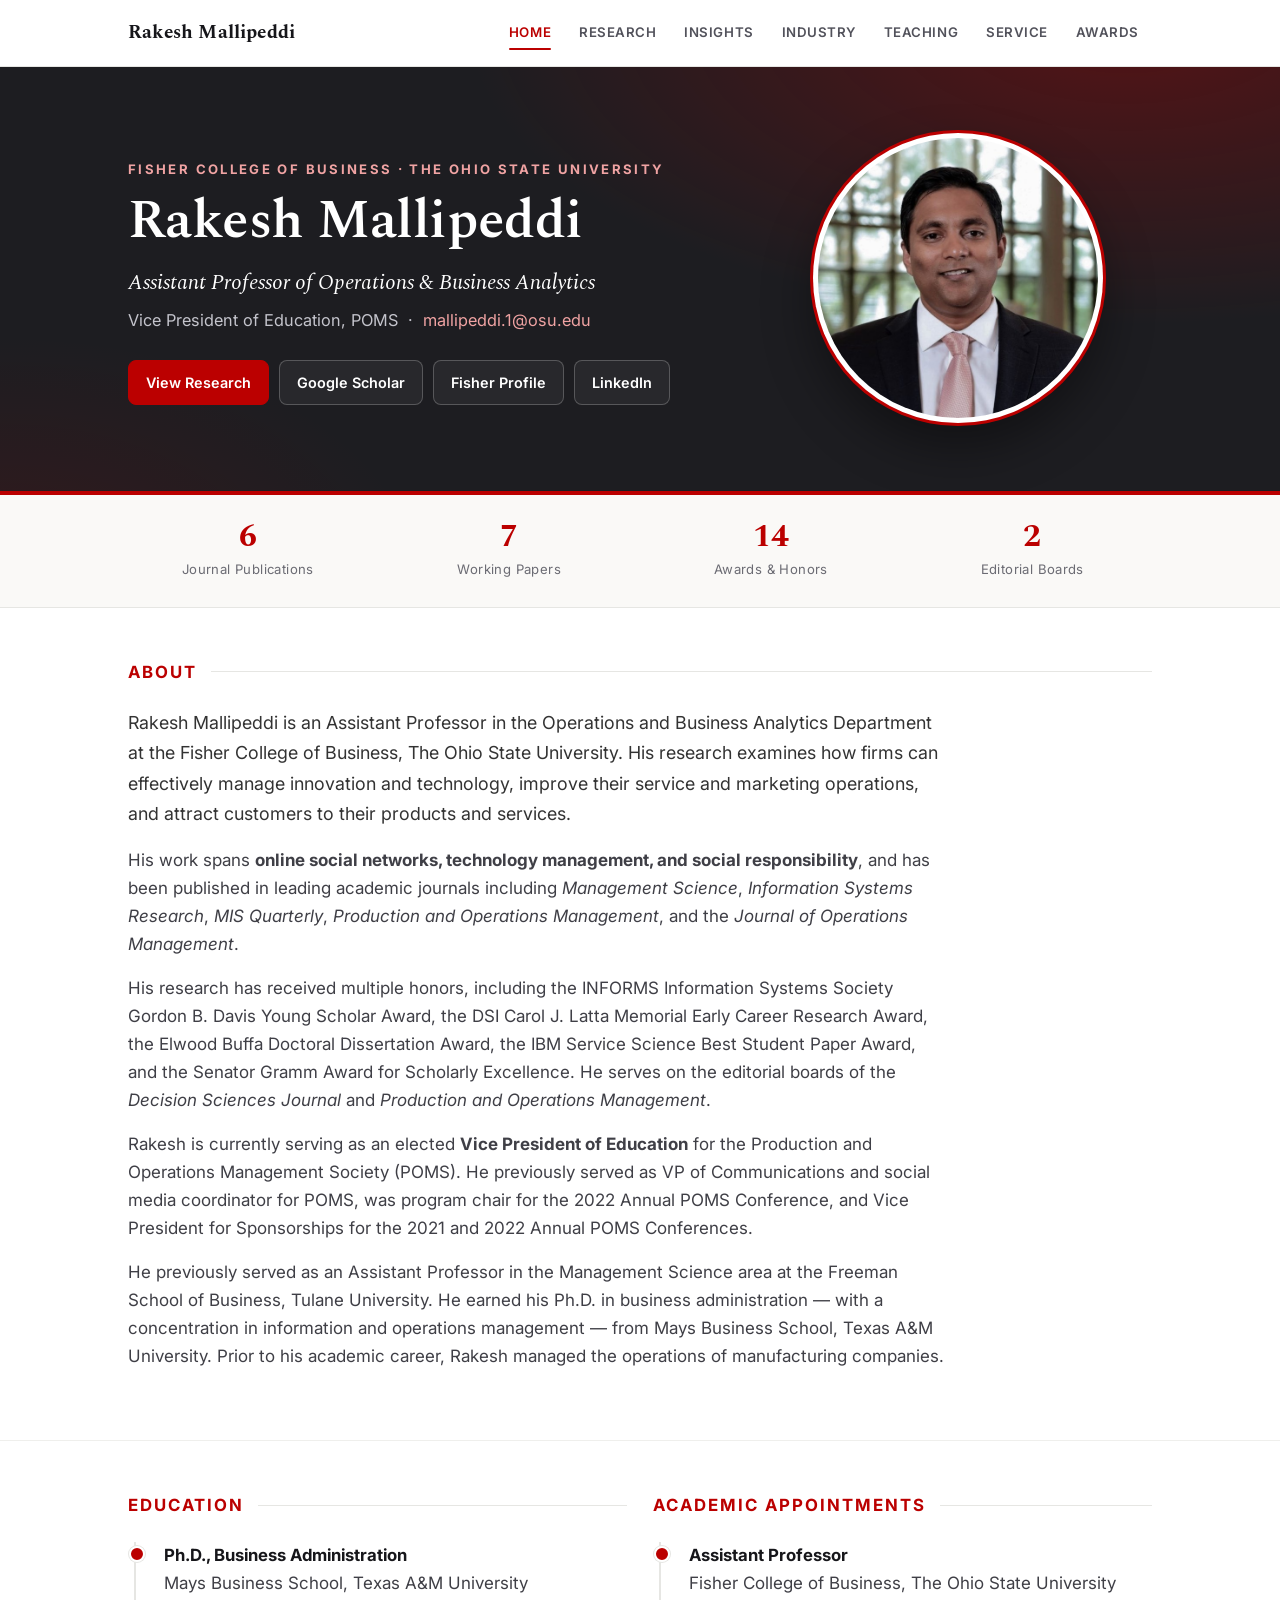
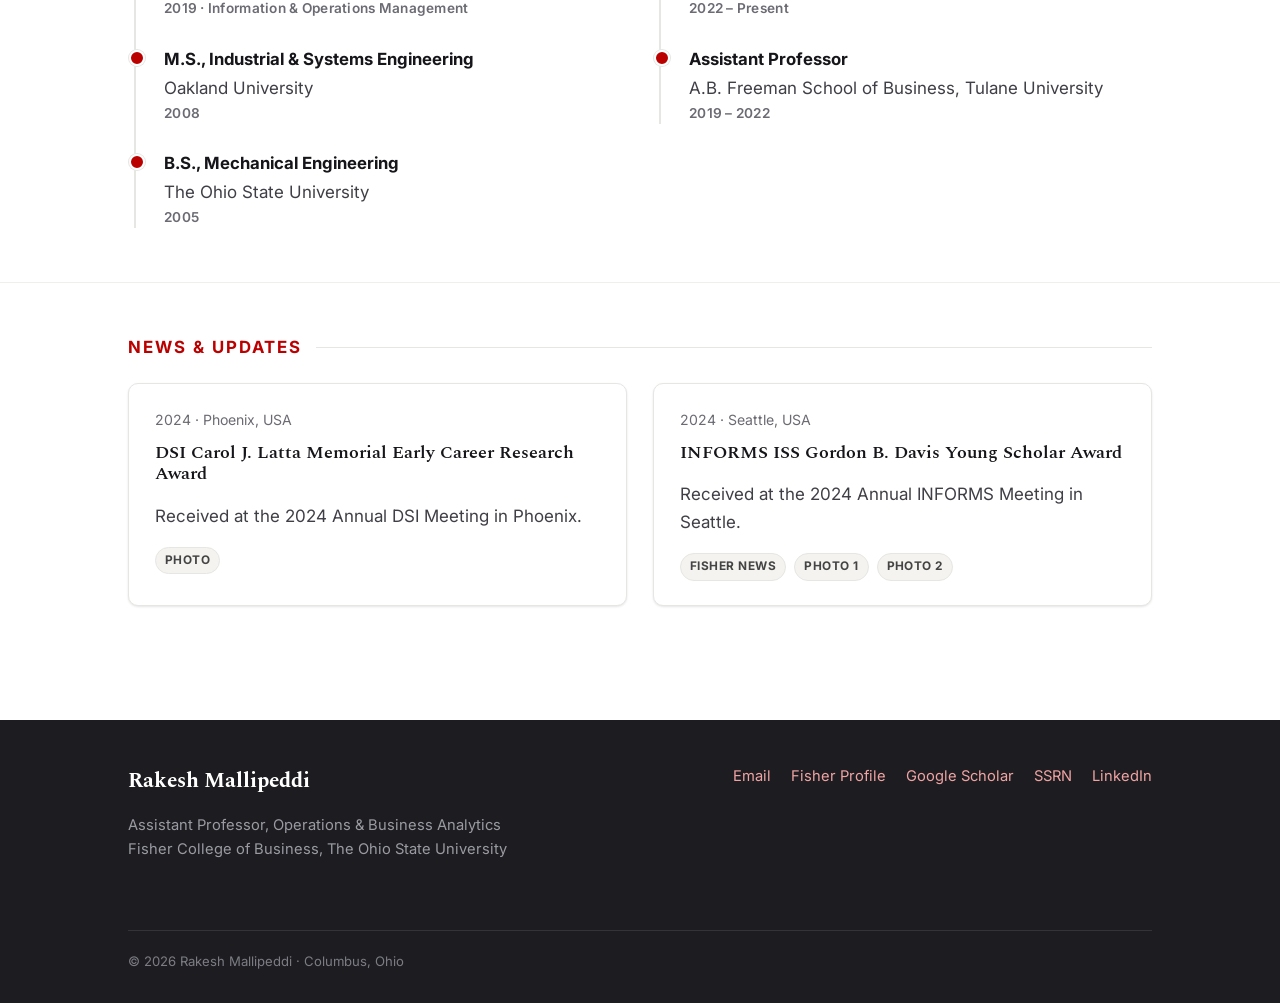
<file: index.html>
<!DOCTYPE html>
<html lang="en">
<head>
<meta charset="UTF-8">
<title>Rakesh Mallipeddi</title>
<meta http-equiv="refresh" content="0; url=home.html">
<link rel="canonical" href="home.html">
<!-- Google tag (gtag.js) -->
<script async src="https://www.googletagmanager.com/gtag/js?id=G-KVEP2RVLBD"></script>
<script>
  window.dataLayer = window.dataLayer || [];
  function gtag(){dataLayer.push(arguments);}
  gtag('js', new Date());
  gtag('config', 'G-KVEP2RVLBD');
</script>
<script>window.location.replace("home.html");</script>
</head>
<body>
<p>Redirecting to <a href="home.html">rakeshmallipeddi.github.io</a>&hellip;</p>
</body>
</html>
</file>
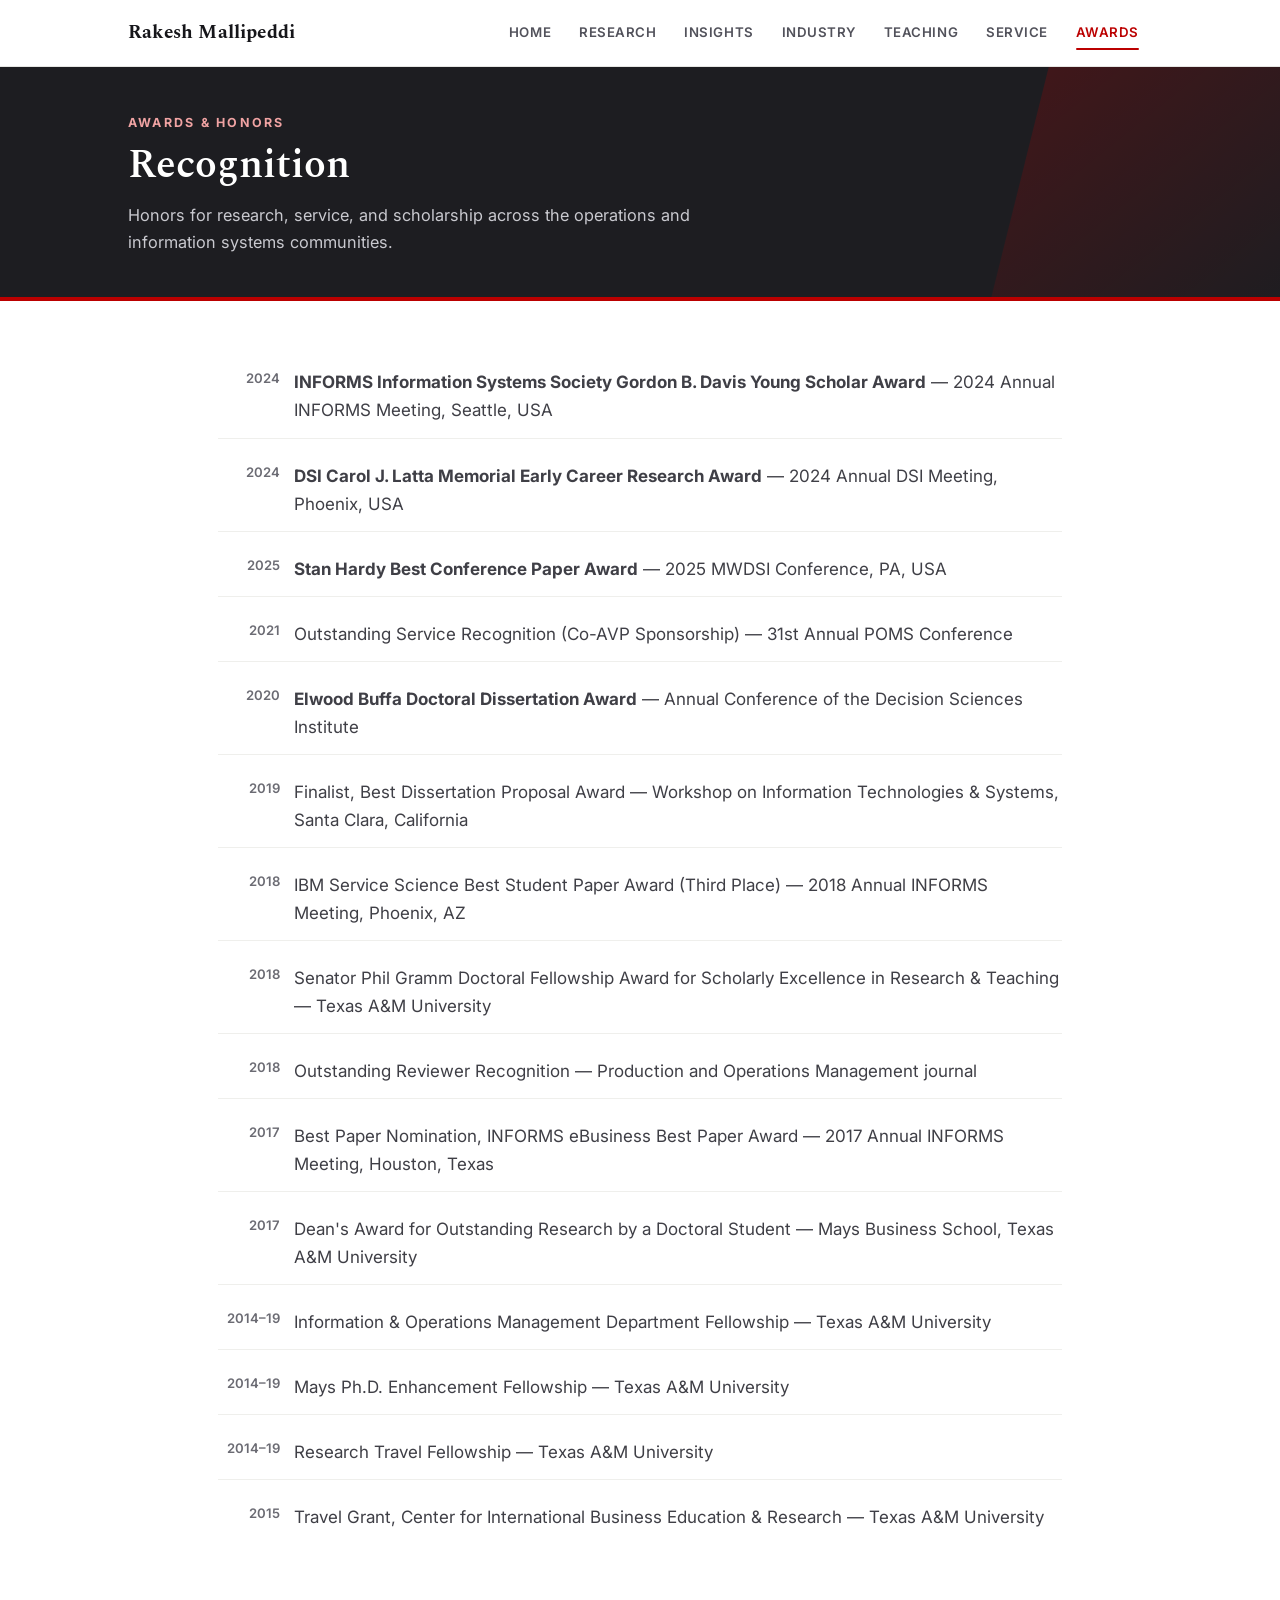
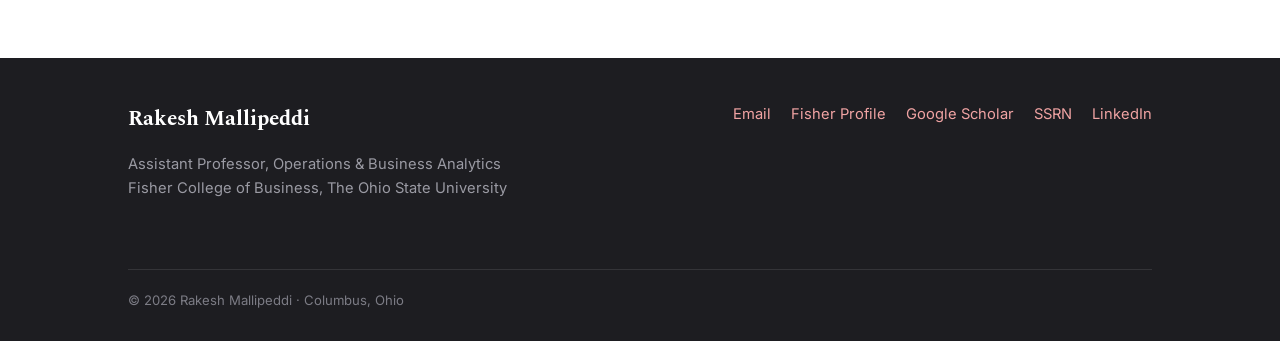
<file: awards.html>
<!DOCTYPE html>
<html lang="en">
<head>
<meta charset="UTF-8">
<meta name="viewport" content="width=device-width, initial-scale=1.0">
<title>Awards &amp; Honors — Rakesh Mallipeddi</title>
<meta name="description" content="Awards and honors received by Rakesh Mallipeddi, including the INFORMS Gordon B. Davis Young Scholar Award and the DSI Carol J. Latta Early Career Research Award.">
<link rel="preconnect" href="https://fonts.googleapis.com">
<link rel="preconnect" href="https://fonts.gstatic.com" crossorigin>
<link href="https://fonts.googleapis.com/css2?family=Inter:wght@400;500;600;700&family=Spectral:ital,wght@0,400;0,500;0,600;0,700;1,400;1,500&display=swap" rel="stylesheet">
<link rel="stylesheet" href="styles.css">
<!-- Google tag (gtag.js) -->
<script async src="https://www.googletagmanager.com/gtag/js?id=G-KVEP2RVLBD"></script>
<script>
  window.dataLayer = window.dataLayer || [];
  function gtag(){dataLayer.push(arguments);}
  gtag('js', new Date());
  gtag('config', 'G-KVEP2RVLBD');
</script>
</head>
<body>

<header class="nav">
  <div class="nav-inner">
    <a class="brand" href="home.html">Rakesh Mallipeddi</span></a>
    <button class="nav-toggle" aria-label="Toggle menu" onclick="document.getElementById('navlinks').classList.toggle('open')">
      <span></span><span></span><span></span>
    </button>
    <nav>
      <ul class="nav-links" id="navlinks">
        <li><a href="home.html">Home</a></li>
        <li><a href="research.html">Research</a></li>
        <li><a href="insights.html">Insights</a></li>
        <li><a href="industry.html">Industry</a></li>
        <li><a href="teaching.html">Teaching</a></li>
        <li><a href="service.html">Service</a></li>
        <li><a class="active" href="awards.html">Awards</a></li>
      </ul>
    </nav>
  </div>
</header>

<div class="page-head">
  <div class="wrap">
    <p class="eyebrow">Awards &amp; Honors</p>
    <h1>Recognition</h1>
    <p>Honors for research, service, and scholarship across the operations and information systems communities.</p>
  </div>
</div>

<main>
  <section class="section">
    <div class="wrap" style="max-width:900px;">
      <div class="stack">

        <div class="line-item"><span class="yr">2024</span><div><strong>INFORMS Information Systems Society Gordon B. Davis Young Scholar Award</strong> — 2024 Annual INFORMS Meeting, Seattle, USA</div></div>
        <div class="line-item"><span class="yr">2024</span><div><strong>DSI Carol J. Latta Memorial Early Career Research Award</strong> — 2024 Annual DSI Meeting, Phoenix, USA</div></div>
        <div class="line-item"><span class="yr">2025</span><div><strong>Stan Hardy Best Conference Paper Award</strong> — 2025 MWDSI Conference, PA, USA</div></div>
        <div class="line-item"><span class="yr">2021</span><div>Outstanding Service Recognition (Co-AVP Sponsorship) — 31st Annual POMS Conference</div></div>
        <div class="line-item"><span class="yr">2020</span><div><strong>Elwood Buffa Doctoral Dissertation Award</strong> — Annual Conference of the Decision Sciences Institute</div></div>
        <div class="line-item"><span class="yr">2019</span><div>Finalist, Best Dissertation Proposal Award — Workshop on Information Technologies &amp; Systems, Santa Clara, California</div></div>
        <div class="line-item"><span class="yr">2018</span><div>IBM Service Science Best Student Paper Award (Third Place) — 2018 Annual INFORMS Meeting, Phoenix, AZ</div></div>
        <div class="line-item"><span class="yr">2018</span><div>Senator Phil Gramm Doctoral Fellowship Award for Scholarly Excellence in Research &amp; Teaching — Texas A&amp;M University</div></div>
        <div class="line-item"><span class="yr">2018</span><div>Outstanding Reviewer Recognition — Production and Operations Management journal</div></div>
        <div class="line-item"><span class="yr">2017</span><div>Best Paper Nomination, INFORMS eBusiness Best Paper Award — 2017 Annual INFORMS Meeting, Houston, Texas</div></div>
        <div class="line-item"><span class="yr">2017</span><div>Dean's Award for Outstanding Research by a Doctoral Student — Mays Business School, Texas A&amp;M University</div></div>
        <div class="line-item"><span class="yr">2014–19</span><div>Information &amp; Operations Management Department Fellowship — Texas A&amp;M University</div></div>
        <div class="line-item"><span class="yr">2014–19</span><div>Mays Ph.D. Enhancement Fellowship — Texas A&amp;M University</div></div>
        <div class="line-item"><span class="yr">2014–19</span><div>Research Travel Fellowship — Texas A&amp;M University</div></div>
        <div class="line-item"><span class="yr">2015</span><div>Travel Grant, Center for International Business Education &amp; Research — Texas A&amp;M University</div></div>

      </div>
    </div>
  </section>
</main>

<footer class="footer">
  <div class="footer-inner">
    <div>
      <p class="fname">Rakesh Mallipeddi</p>
      <p class="ftitle">Assistant Professor, Operations &amp; Business Analytics<br>Fisher College of Business, The Ohio State University</p>
    </div>
    <div class="footer-links">
      <a href="mailto:mallipeddi.1@osu.edu">Email</a>
      <a href="https://fisher.osu.edu/people/mallipeddi.1" target="_blank" rel="noopener">Fisher Profile</a>
      <a href="https://scholar.google.com/citations?user=dWTKDv8AAAAJ&hl=en&oi=ao" target="_blank" rel="noopener">Google Scholar</a>
      <a href="https://papers.ssrn.com/sol3/cf_dev/AbsByAuth.cfm?per_id=2630173" target="_blank" rel="noopener">SSRN</a>
      <a href="https://www.linkedin.com/in/rakesh-mallipeddi-7b3858b9" target="_blank" rel="noopener">LinkedIn</a>
    </div>
    <div class="footer-copy">© 2026 Rakesh Mallipeddi · Columbus, Ohio</div>
  </div>
</footer>

</body>
</html>
</file>
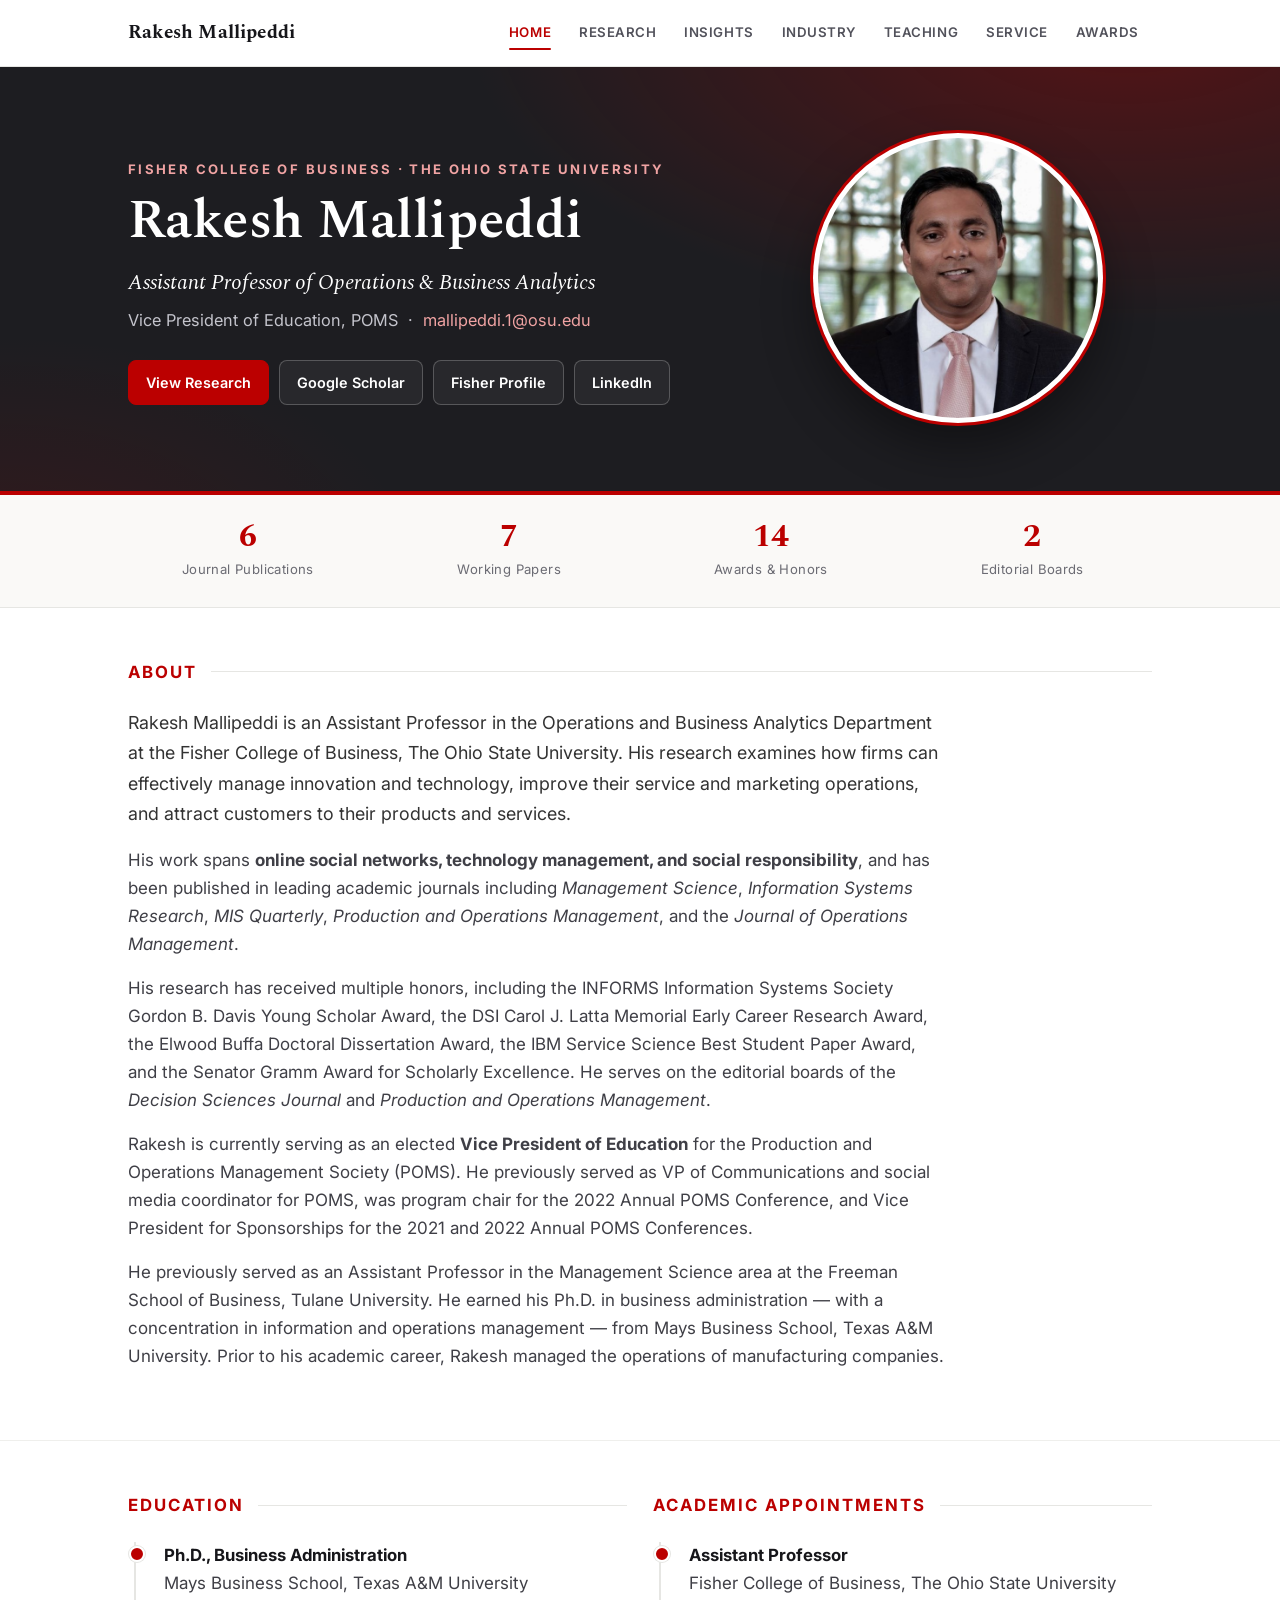
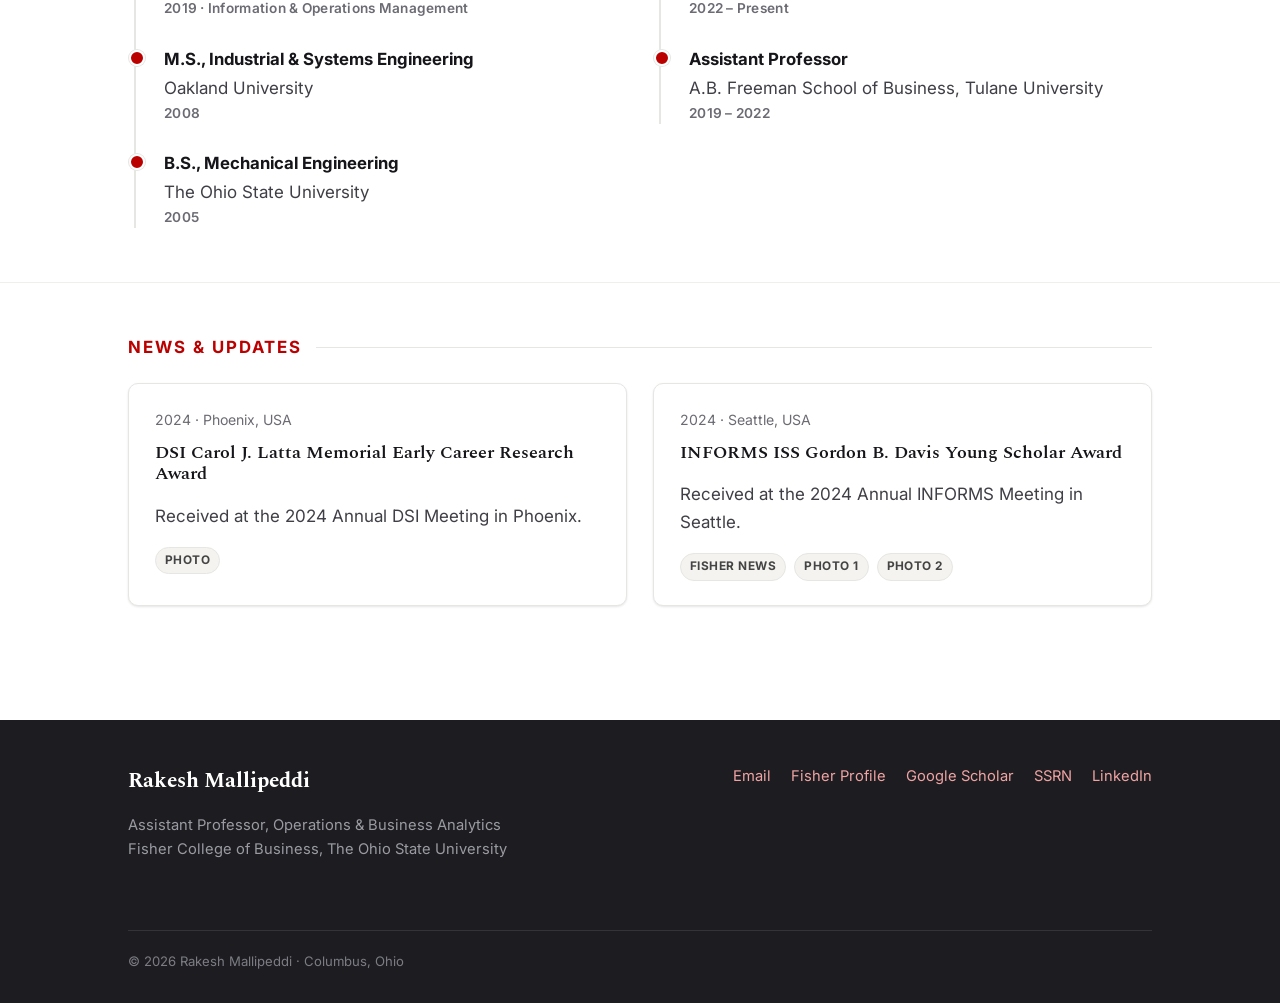
<file: home.html>
<!DOCTYPE html>
<html lang="en">
<head>
<meta charset="UTF-8">
<meta name="viewport" content="width=device-width, initial-scale=1.0">
<title>Rakesh Mallipeddi — Operations & Business Analytics, Fisher College of Business</title>
<meta name="description" content="Rakesh Mallipeddi is an Assistant Professor of Operations and Business Analytics at the Fisher College of Business, The Ohio State University. Research on online social networks, technology management, and social responsibility.">
<link rel="preconnect" href="https://fonts.googleapis.com">
<link rel="preconnect" href="https://fonts.gstatic.com" crossorigin>
<link href="https://fonts.googleapis.com/css2?family=Inter:wght@400;500;600;700&family=Spectral:ital,wght@0,400;0,500;0,600;0,700;1,400;1,500&display=swap" rel="stylesheet">
<link rel="stylesheet" href="styles.css">
<!-- Google tag (gtag.js) -->
<script async src="https://www.googletagmanager.com/gtag/js?id=G-KVEP2RVLBD"></script>
<script>
  window.dataLayer = window.dataLayer || [];
  function gtag(){dataLayer.push(arguments);}
  gtag('js', new Date());
  gtag('config', 'G-KVEP2RVLBD');
</script>
</head>
<body>

<header class="nav">
  <div class="nav-inner">
    <a class="brand" href="home.html">Rakesh Mallipeddi</span></a>
    <button class="nav-toggle" aria-label="Toggle menu" onclick="document.getElementById('navlinks').classList.toggle('open')">
      <span></span><span></span><span></span>
    </button>
    <nav>
      <ul class="nav-links" id="navlinks">
        <li><a class="active" href="home.html">Home</a></li>
        <li><a href="research.html">Research</a></li>
        <li><a href="insights.html">Insights</a></li>
        <li><a href="industry.html">Industry</a></li>
        <li><a href="teaching.html">Teaching</a></li>
        <li><a href="service.html">Service</a></li>
        <li><a href="awards.html">Awards</a></li>
      </ul>
    </nav>
  </div>
</header>

<!-- ===== HERO ===== -->
<section class="hero">
  <div class="hero-inner">
    <div>
      <p class="eyebrow">Fisher College of Business · The Ohio State University</p>
      <h1>Rakesh Mallipeddi</h1>
      <p class="role">Assistant Professor of Operations &amp; Business Analytics</p>
      <p class="affil">
        Vice President of Education, POMS &nbsp;·&nbsp;
        <a href="mailto:mallipeddi.1@osu.edu">mallipeddi.1@osu.edu</a>
      </p>
      <div class="hero-links">
        <a class="btn btn-primary" href="research.html">View Research</a>
        <a class="btn" href="https://scholar.google.com/citations?user=dWTKDv8AAAAJ&hl=en&oi=ao" target="_blank" rel="noopener">Google Scholar</a>
        <a class="btn" href="https://fisher.osu.edu/people/mallipeddi.1" target="_blank" rel="noopener">Fisher Profile</a>
        <a class="btn" href="https://www.linkedin.com/in/rakesh-mallipeddi-7b3858b9" target="_blank" rel="noopener">LinkedIn</a>
      </div>
    </div>
    <div class="hero-photo">
      <img src="assets/headshot-formal.jpg" alt="Rakesh Mallipeddi">
    </div>
  </div>
</section>

<!-- ===== STATS ===== -->
<section class="stats">
  <div class="stats-inner">
    <div class="stat"><div class="num">6</div><div class="lbl">Journal Publications</div></div>
    <div class="stat"><div class="num">7</div><div class="lbl">Working Papers</div></div>
    <div class="stat"><div class="num">14</div><div class="lbl">Awards &amp; Honors</div></div>
    <div class="stat"><div class="num">2</div><div class="lbl">Editorial Boards</div></div>
  </div>
</section>

<main>
  <!-- ===== ABOUT ===== -->
  <section class="section">
    <div class="wrap">
      <h2 class="section-title">About</h2>
      <div class="prose" style="max-width:820px;">
        <p class="lead">Rakesh Mallipeddi is an Assistant Professor in the Operations and Business Analytics Department at the Fisher College of Business, The Ohio State University. His research examines how firms can effectively manage innovation and technology, improve their service and marketing operations, and attract customers to their products and services.</p>
        <p>His work spans <strong>online social networks, technology management, and social responsibility</strong>, and has been published in leading academic journals including <em>Management Science</em>, <em>Information Systems Research</em>, <em>MIS Quarterly</em>, <em>Production and Operations Management</em>, and the <em>Journal of Operations Management</em>.</p>
        <p>His research has received multiple honors, including the INFORMS Information Systems Society Gordon B. Davis Young Scholar Award, the DSI Carol J. Latta Memorial Early Career Research Award, the Elwood Buffa Doctoral Dissertation Award, the IBM Service Science Best Student Paper Award, and the Senator Gramm Award for Scholarly Excellence. He serves on the editorial boards of the <em>Decision Sciences Journal</em> and <em>Production and Operations Management</em>.</p>
        <p>Rakesh is currently serving as an elected <strong>Vice President of Education</strong> for the Production and Operations Management Society (POMS). He previously served as VP of Communications and social media coordinator for POMS, was program chair for the 2022 Annual POMS Conference, and Vice President for Sponsorships for the 2021 and 2022 Annual POMS Conferences.</p>
        <p>He previously served as an Assistant Professor in the Management Science area at the Freeman School of Business, Tulane University. He earned his Ph.D. in business administration — with a concentration in information and operations management — from Mays Business School, Texas A&amp;M University. Prior to his academic career, Rakesh managed the operations of manufacturing companies.</p>
      </div>
    </div>
  </section>

  <!-- ===== EDUCATION & EXPERIENCE ===== -->
  <section class="section">
    <div class="wrap">
      <div class="grid-2">
        <div>
          <h2 class="section-title">Education</h2>
          <div class="tl">
            <div class="tl-item">
              <div class="role">Ph.D., Business Administration</div>
              <div class="org">Mays Business School, Texas A&amp;M University</div>
              <div class="when">2019 · Information &amp; Operations Management</div>
            </div>
            <div class="tl-item">
              <div class="role">M.S., Industrial &amp; Systems Engineering</div>
              <div class="org">Oakland University</div>
              <div class="when">2008</div>
            </div>
            <div class="tl-item">
              <div class="role">B.S., Mechanical Engineering</div>
              <div class="org">The Ohio State University</div>
              <div class="when">2005</div>
            </div>
          </div>
        </div>
        <div>
          <h2 class="section-title">Academic Appointments</h2>
          <div class="tl">
            <div class="tl-item">
              <div class="role">Assistant Professor</div>
              <div class="org">Fisher College of Business, The Ohio State University</div>
              <div class="when">2022 – Present</div>
            </div>
            <div class="tl-item">
              <div class="role">Assistant Professor</div>
              <div class="org">A.B. Freeman School of Business, Tulane University</div>
              <div class="when">2019 – 2022</div>
            </div>
          </div>
        </div>
      </div>
    </div>
  </section>

  <!-- ===== NEWS ===== -->
  <section class="section">
    <div class="wrap">
      <h2 class="section-title">News &amp; Updates</h2>
      <div class="grid-2">
        <div class="card">
          <div class="meta">2024 · Phoenix, USA</div>
          <h3>DSI Carol J. Latta Memorial Early Career Research Award</h3>
          <p>Received at the 2024 Annual DSI Meeting in Phoenix.</p>
          <div class="pub-meta">
            <a class="badge badge-link" href="assets/news-dsi-award.jpg" target="_blank" rel="noopener">Photo</a>
          </div>
        </div>
        <div class="card">
          <div class="meta">2024 · Seattle, USA</div>
          <h3>INFORMS ISS Gordon B. Davis Young Scholar Award</h3>
          <p>Received at the 2024 Annual INFORMS Meeting in Seattle.</p>
          <div class="pub-meta">
            <a class="badge badge-link" href="https://fisher.osu.edu/news/mallipeddi-named-gordon-b.-davis-young-scholar-award-recipient" target="_blank" rel="noopener">Fisher News</a>
            <a class="badge badge-link" href="assets/news-informs-award-1.jpg" target="_blank" rel="noopener">Photo 1</a>
            <a class="badge badge-link" href="assets/news-informs-award-2.jpg" target="_blank" rel="noopener">Photo 2</a>
          </div>
        </div>
      </div>
    </div>
  </section>
</main>

<footer class="footer">
  <div class="footer-inner">
    <div>
      <p class="fname">Rakesh Mallipeddi</p>
      <p class="ftitle">Assistant Professor, Operations &amp; Business Analytics<br>Fisher College of Business, The Ohio State University</p>
    </div>
    <div class="footer-links">
      <a href="mailto:mallipeddi.1@osu.edu">Email</a>
      <a href="https://fisher.osu.edu/people/mallipeddi.1" target="_blank" rel="noopener">Fisher Profile</a>
      <a href="https://scholar.google.com/citations?user=dWTKDv8AAAAJ&hl=en&oi=ao" target="_blank" rel="noopener">Google Scholar</a>
      <a href="https://papers.ssrn.com/sol3/cf_dev/AbsByAuth.cfm?per_id=2630173" target="_blank" rel="noopener">SSRN</a>
      <a href="https://www.linkedin.com/in/rakesh-mallipeddi-7b3858b9" target="_blank" rel="noopener">LinkedIn</a>
    </div>
    <div class="footer-copy">© 2026 Rakesh Mallipeddi · Columbus, Ohio</div>
  </div>
</footer>

</body>
</html>
</file>
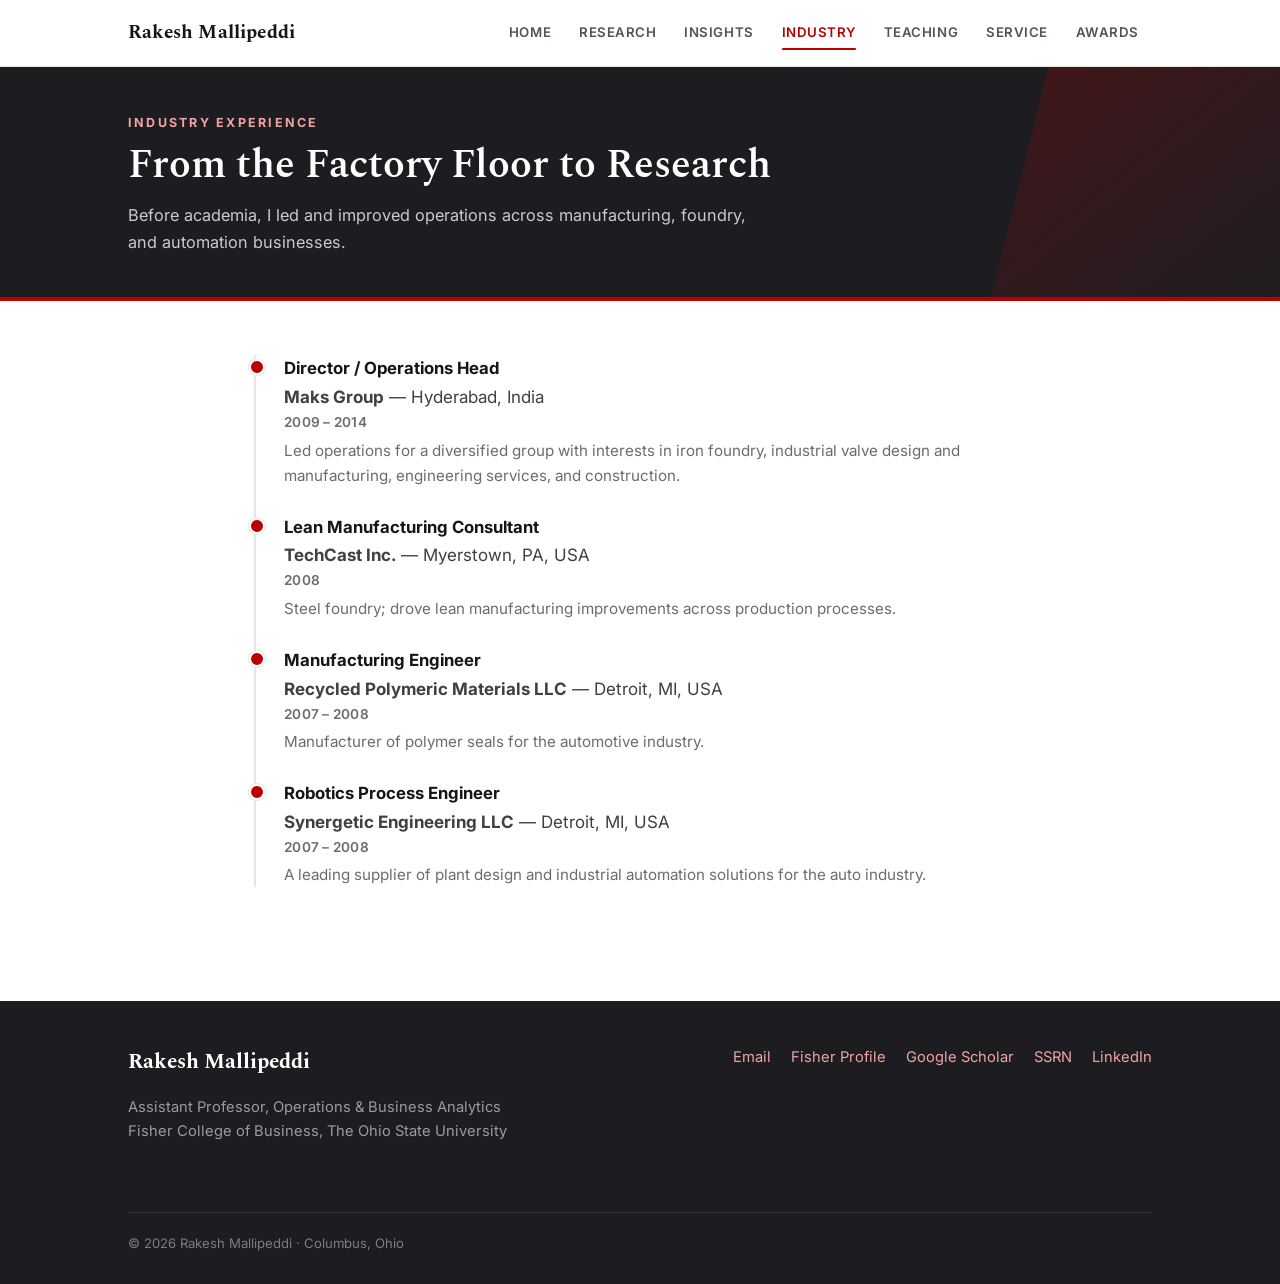
<file: industry.html>
<!DOCTYPE html>
<html lang="en">
<head>
<meta charset="UTF-8">
<meta name="viewport" content="width=device-width, initial-scale=1.0">
<title>Industry Experience — Rakesh Mallipeddi</title>
<meta name="description" content="Rakesh Mallipeddi's industry experience in manufacturing operations, lean consulting, and process engineering.">
<link rel="preconnect" href="https://fonts.googleapis.com">
<link rel="preconnect" href="https://fonts.gstatic.com" crossorigin>
<link href="https://fonts.googleapis.com/css2?family=Inter:wght@400;500;600;700&family=Spectral:ital,wght@0,400;0,500;0,600;0,700;1,400;1,500&display=swap" rel="stylesheet">
<link rel="stylesheet" href="styles.css">
<!-- Google tag (gtag.js) -->
<script async src="https://www.googletagmanager.com/gtag/js?id=G-KVEP2RVLBD"></script>
<script>
  window.dataLayer = window.dataLayer || [];
  function gtag(){dataLayer.push(arguments);}
  gtag('js', new Date());
  gtag('config', 'G-KVEP2RVLBD');
</script>
</head>
<body>

<header class="nav">
  <div class="nav-inner">
    <a class="brand" href="home.html">Rakesh Mallipeddi</span></a>
    <button class="nav-toggle" aria-label="Toggle menu" onclick="document.getElementById('navlinks').classList.toggle('open')">
      <span></span><span></span><span></span>
    </button>
    <nav>
      <ul class="nav-links" id="navlinks">
        <li><a href="home.html">Home</a></li>
        <li><a href="research.html">Research</a></li>
        <li><a href="insights.html">Insights</a></li>
        <li><a class="active" href="industry.html">Industry</a></li>
        <li><a href="teaching.html">Teaching</a></li>
        <li><a href="service.html">Service</a></li>
        <li><a href="awards.html">Awards</a></li>
      </ul>
    </nav>
  </div>
</header>

<div class="page-head">
  <div class="wrap">
    <p class="eyebrow">Industry Experience</p>
    <h1>From the Factory Floor to Research</h1>
    <p>Before academia, I led and improved operations across manufacturing, foundry, and automation businesses.</p>
  </div>
</div>

<main>
  <section class="section">
    <div class="wrap" style="max-width:840px;">
      <div class="tl">

        <div class="tl-item">
          <div class="role">Director / Operations Head</div>
          <div class="org"><strong>Maks Group</strong> — Hyderabad, India</div>
          <div class="when">2009 – 2014</div>
          <div class="desc">Led operations for a diversified group with interests in iron foundry, industrial valve design and manufacturing, engineering services, and construction.</div>
        </div>

        <div class="tl-item">
          <div class="role">Lean Manufacturing Consultant</div>
          <div class="org"><strong>TechCast Inc.</strong> — Myerstown, PA, USA</div>
          <div class="when">2008</div>
          <div class="desc">Steel foundry; drove lean manufacturing improvements across production processes.</div>
        </div>

        <div class="tl-item">
          <div class="role">Manufacturing Engineer</div>
          <div class="org"><strong>Recycled Polymeric Materials LLC</strong> — Detroit, MI, USA</div>
          <div class="when">2007 – 2008</div>
          <div class="desc">Manufacturer of polymer seals for the automotive industry.</div>
        </div>

        <div class="tl-item">
          <div class="role">Robotics Process Engineer</div>
          <div class="org"><strong>Synergetic Engineering LLC</strong> — Detroit, MI, USA</div>
          <div class="when">2007 – 2008</div>
          <div class="desc">A leading supplier of plant design and industrial automation solutions for the auto industry.</div>
        </div>

      </div>
    </div>
  </section>
</main>

<footer class="footer">
  <div class="footer-inner">
    <div>
      <p class="fname">Rakesh Mallipeddi</p>
      <p class="ftitle">Assistant Professor, Operations &amp; Business Analytics<br>Fisher College of Business, The Ohio State University</p>
    </div>
    <div class="footer-links">
      <a href="mailto:mallipeddi.1@osu.edu">Email</a>
      <a href="https://fisher.osu.edu/people/mallipeddi.1" target="_blank" rel="noopener">Fisher Profile</a>
      <a href="https://scholar.google.com/citations?user=dWTKDv8AAAAJ&hl=en&oi=ao" target="_blank" rel="noopener">Google Scholar</a>
      <a href="https://papers.ssrn.com/sol3/cf_dev/AbsByAuth.cfm?per_id=2630173" target="_blank" rel="noopener">SSRN</a>
      <a href="https://www.linkedin.com/in/rakesh-mallipeddi-7b3858b9" target="_blank" rel="noopener">LinkedIn</a>
    </div>
    <div class="footer-copy">© 2026 Rakesh Mallipeddi · Columbus, Ohio</div>
  </div>
</footer>

</body>
</html>
</file>
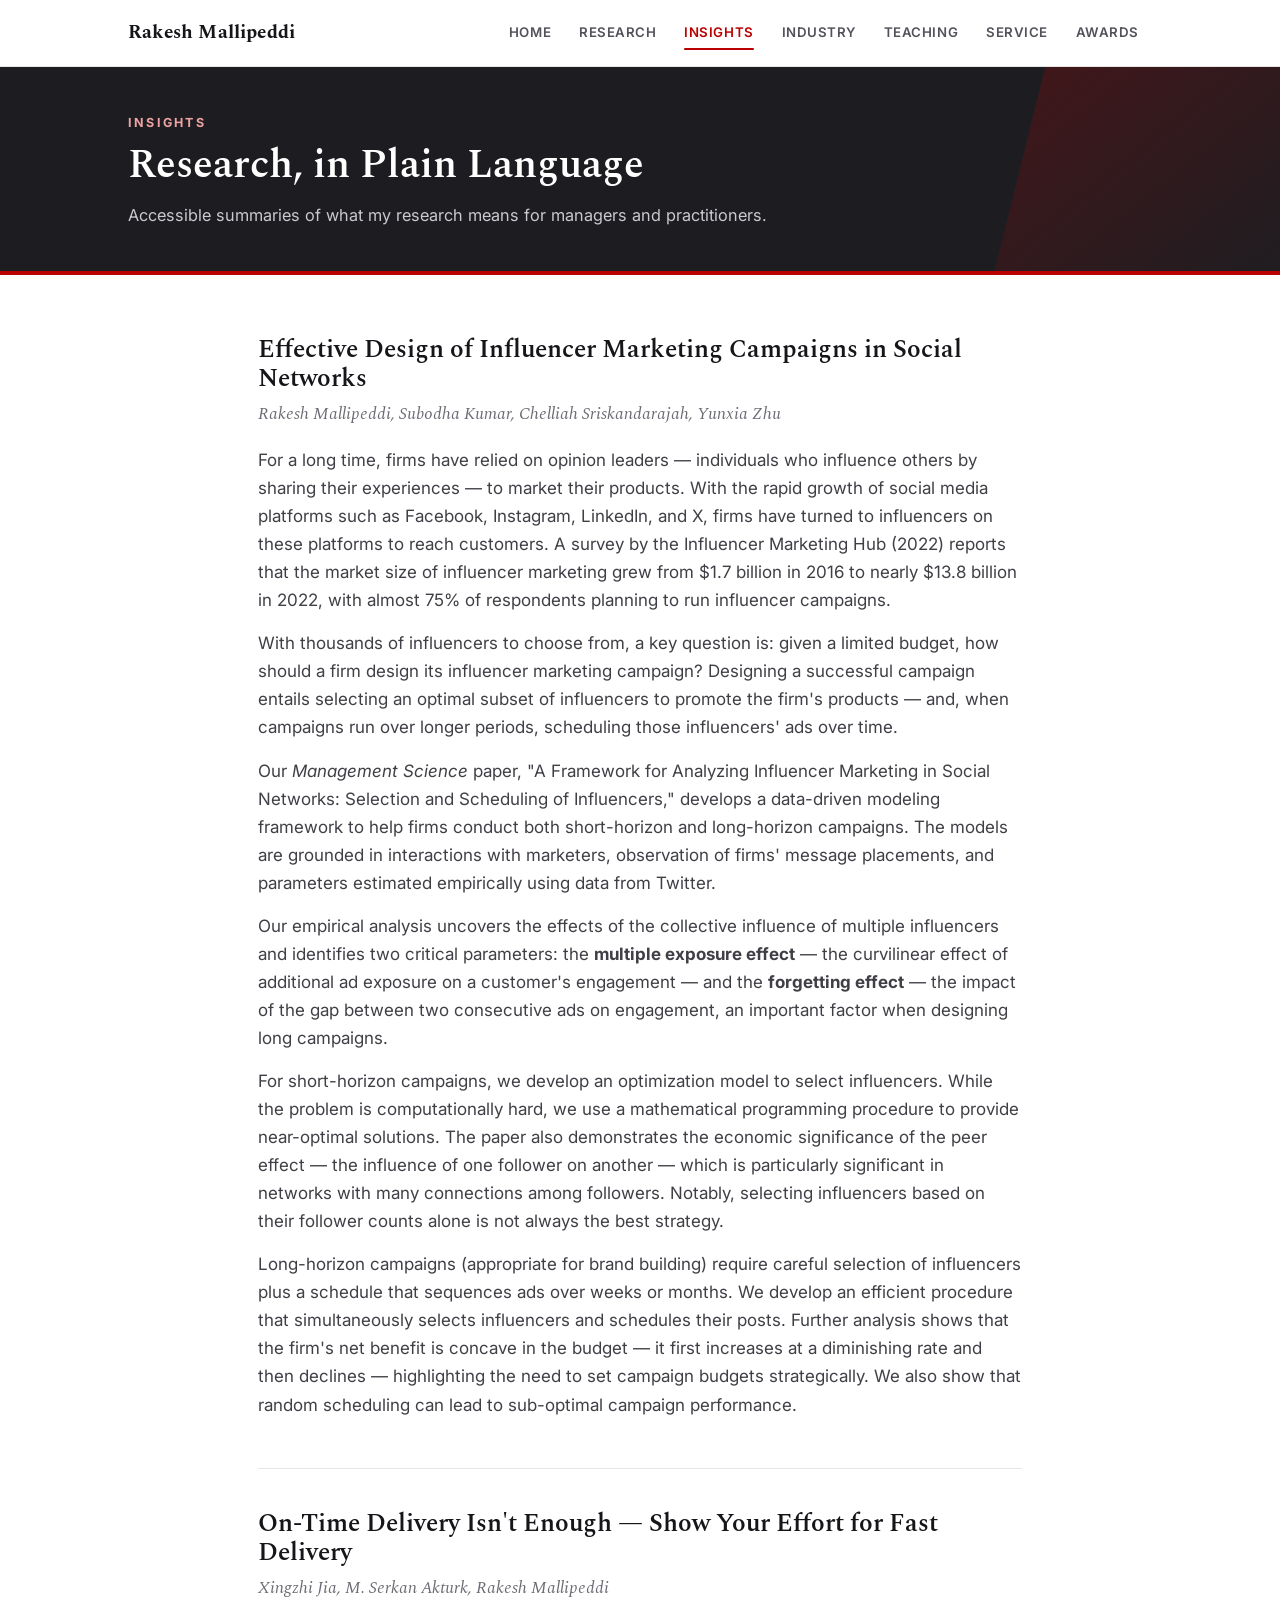
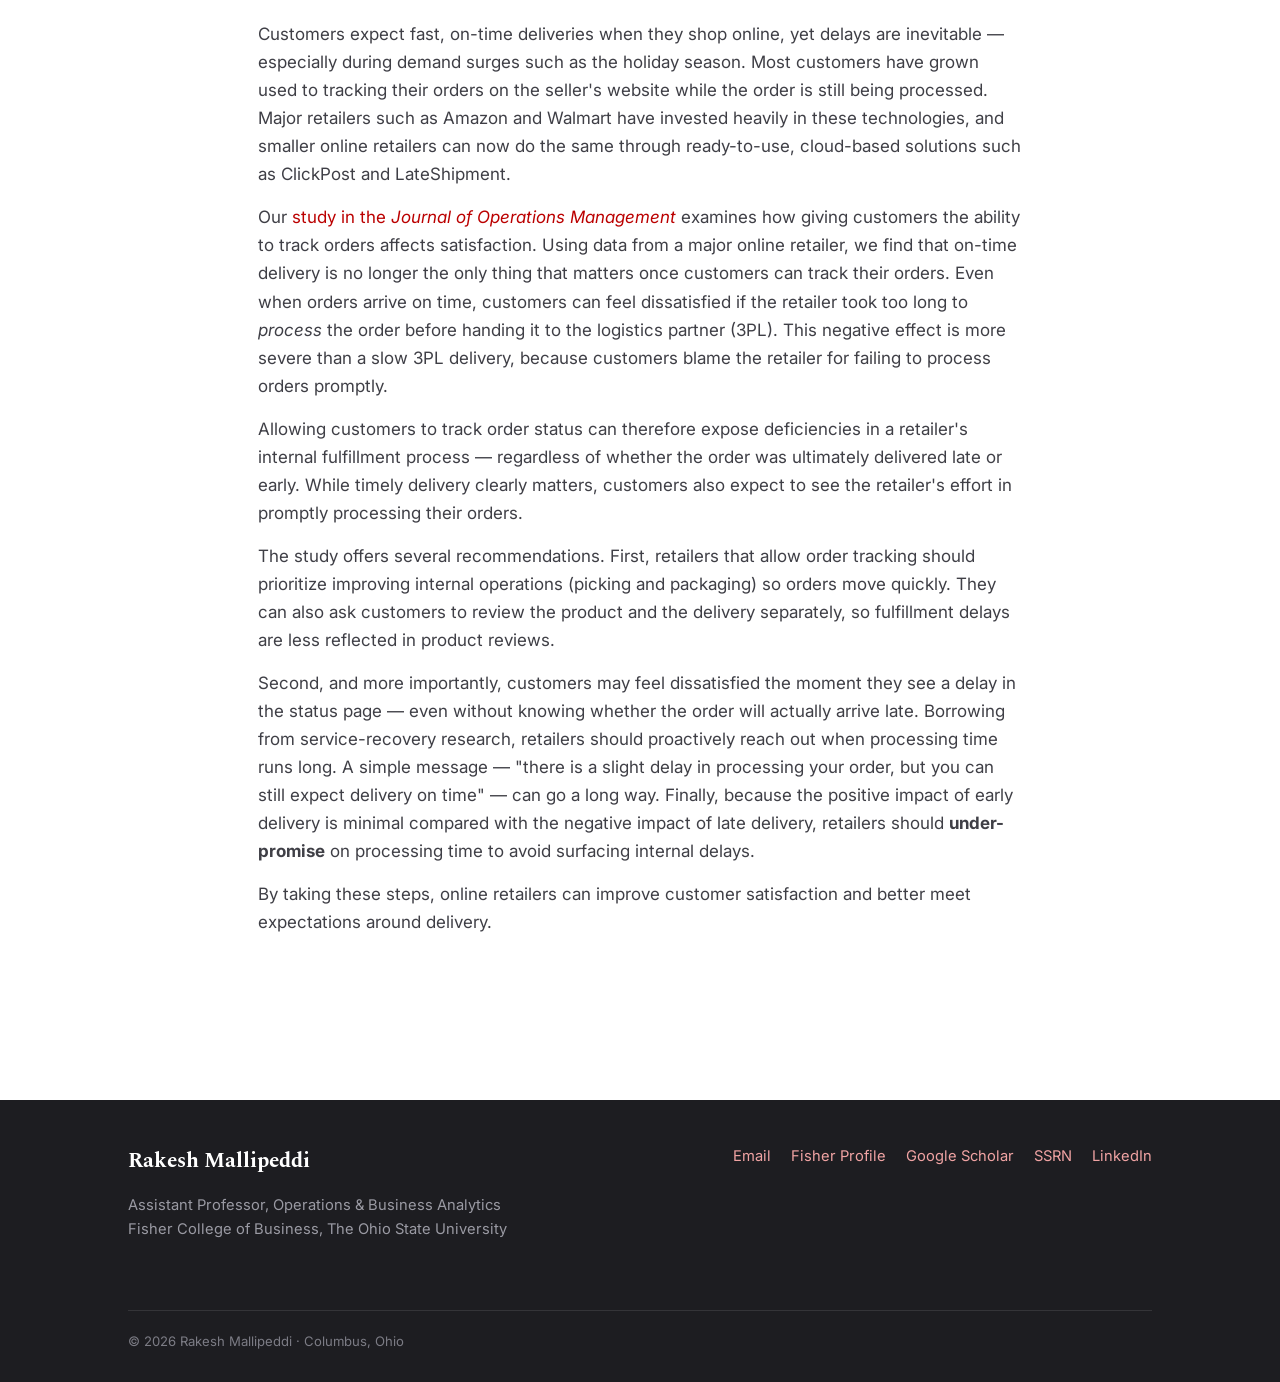
<file: insights.html>
<!DOCTYPE html>
<html lang="en">
<head>
<meta charset="UTF-8">
<meta name="viewport" content="width=device-width, initial-scale=1.0">
<title>Insights — Rakesh Mallipeddi</title>
<meta name="description" content="Plain-language summaries of Rakesh Mallipeddi's research on influencer marketing and online order tracking.">
<link rel="preconnect" href="https://fonts.googleapis.com">
<link rel="preconnect" href="https://fonts.gstatic.com" crossorigin>
<link href="https://fonts.googleapis.com/css2?family=Inter:wght@400;500;600;700&family=Spectral:ital,wght@0,400;0,500;0,600;0,700;1,400;1,500&display=swap" rel="stylesheet">
<link rel="stylesheet" href="styles.css">
<!-- Google tag (gtag.js) -->
<script async src="https://www.googletagmanager.com/gtag/js?id=G-KVEP2RVLBD"></script>
<script>
  window.dataLayer = window.dataLayer || [];
  function gtag(){dataLayer.push(arguments);}
  gtag('js', new Date());
  gtag('config', 'G-KVEP2RVLBD');
</script>
</head>
<body>

<header class="nav">
  <div class="nav-inner">
    <a class="brand" href="home.html">Rakesh Mallipeddi</span></a>
    <button class="nav-toggle" aria-label="Toggle menu" onclick="document.getElementById('navlinks').classList.toggle('open')">
      <span></span><span></span><span></span>
    </button>
    <nav>
      <ul class="nav-links" id="navlinks">
        <li><a href="home.html">Home</a></li>
        <li><a href="research.html">Research</a></li>
        <li><a class="active" href="insights.html">Insights</a></li>
        <li><a href="industry.html">Industry</a></li>
        <li><a href="teaching.html">Teaching</a></li>
        <li><a href="service.html">Service</a></li>
        <li><a href="awards.html">Awards</a></li>
      </ul>
    </nav>
  </div>
</header>

<div class="page-head">
  <div class="wrap">
    <p class="eyebrow">Insights</p>
    <h1>Research, in Plain Language</h1>
    <p>Accessible summaries of what my research means for managers and practitioners.</p>
  </div>
</div>

<main>
  <section class="section">
    <div class="wrap" style="max-width:820px;">

      <article class="article">
        <h2>Effective Design of Influencer Marketing Campaigns in Social Networks</h2>
        <p class="byline">Rakesh Mallipeddi, Subodha Kumar, Chelliah Sriskandarajah, Yunxia Zhu</p>
        <div class="prose">
          <p>For a long time, firms have relied on opinion leaders — individuals who influence others by sharing their experiences — to market their products. With the rapid growth of social media platforms such as Facebook, Instagram, LinkedIn, and X, firms have turned to influencers on these platforms to reach customers. A survey by the Influencer Marketing Hub (2022) reports that the market size of influencer marketing grew from $1.7&nbsp;billion in 2016 to nearly $13.8&nbsp;billion in 2022, with almost 75% of respondents planning to run influencer campaigns.</p>
          <p>With thousands of influencers to choose from, a key question is: given a limited budget, how should a firm design its influencer marketing campaign? Designing a successful campaign entails selecting an optimal subset of influencers to promote the firm's products — and, when campaigns run over longer periods, scheduling those influencers' ads over time.</p>
          <p>Our <em>Management Science</em> paper, "A Framework for Analyzing Influencer Marketing in Social Networks: Selection and Scheduling of Influencers," develops a data-driven modeling framework to help firms conduct both short-horizon and long-horizon campaigns. The models are grounded in interactions with marketers, observation of firms' message placements, and parameters estimated empirically using data from Twitter.</p>
          <p>Our empirical analysis uncovers the effects of the collective influence of multiple influencers and identifies two critical parameters: the <strong>multiple exposure effect</strong> — the curvilinear effect of additional ad exposure on a customer's engagement — and the <strong>forgetting effect</strong> — the impact of the gap between two consecutive ads on engagement, an important factor when designing long campaigns.</p>
          <p>For short-horizon campaigns, we develop an optimization model to select influencers. While the problem is computationally hard, we use a mathematical programming procedure to provide near-optimal solutions. The paper also demonstrates the economic significance of the peer effect — the influence of one follower on another — which is particularly significant in networks with many connections among followers. Notably, selecting influencers based on their follower counts alone is not always the best strategy.</p>
          <p>Long-horizon campaigns (appropriate for brand building) require careful selection of influencers plus a schedule that sequences ads over weeks or months. We develop an efficient procedure that simultaneously selects influencers and schedules their posts. Further analysis shows that the firm's net benefit is concave in the budget — it first increases at a diminishing rate and then declines — highlighting the need to set campaign budgets strategically. We also show that random scheduling can lead to sub-optimal campaign performance.</p>
        </div>
      </article>

      <article class="article">
        <h2>On-Time Delivery Isn't Enough — Show Your Effort for Fast Delivery</h2>
        <p class="byline">Xingzhi Jia, M. Serkan Akturk, Rakesh Mallipeddi</p>
        <div class="prose">
          <p>Customers expect fast, on-time deliveries when they shop online, yet delays are inevitable — especially during demand surges such as the holiday season. Most customers have grown used to tracking their orders on the seller's website while the order is still being processed. Major retailers such as Amazon and Walmart have invested heavily in these technologies, and smaller online retailers can now do the same through ready-to-use, cloud-based solutions such as ClickPost and LateShipment.</p>
          <p>Our <a href="https://doi.org/10.1002/joom.1204" target="_blank" rel="noopener">study in the <em>Journal of Operations Management</em></a> examines how giving customers the ability to track orders affects satisfaction. Using data from a major online retailer, we find that on-time delivery is no longer the only thing that matters once customers can track their orders. Even when orders arrive on time, customers can feel dissatisfied if the retailer took too long to <em>process</em> the order before handing it to the logistics partner (3PL). This negative effect is more severe than a slow 3PL delivery, because customers blame the retailer for failing to process orders promptly.</p>
          <p>Allowing customers to track order status can therefore expose deficiencies in a retailer's internal fulfillment process — regardless of whether the order was ultimately delivered late or early. While timely delivery clearly matters, customers also expect to see the retailer's effort in promptly processing their orders.</p>
          <p>The study offers several recommendations. First, retailers that allow order tracking should prioritize improving internal operations (picking and packaging) so orders move quickly. They can also ask customers to review the product and the delivery separately, so fulfillment delays are less reflected in product reviews.</p>
          <p>Second, and more importantly, customers may feel dissatisfied the moment they see a delay in the status page — even without knowing whether the order will actually arrive late. Borrowing from service-recovery research, retailers should proactively reach out when processing time runs long. A simple message — "there is a slight delay in processing your order, but you can still expect delivery on time" — can go a long way. Finally, because the positive impact of early delivery is minimal compared with the negative impact of late delivery, retailers should <strong>under-promise</strong> on processing time to avoid surfacing internal delays.</p>
          <p>By taking these steps, online retailers can improve customer satisfaction and better meet expectations around delivery.</p>
        </div>
      </article>

    </div>
  </section>
</main>

<footer class="footer">
  <div class="footer-inner">
    <div>
      <p class="fname">Rakesh Mallipeddi</p>
      <p class="ftitle">Assistant Professor, Operations &amp; Business Analytics<br>Fisher College of Business, The Ohio State University</p>
    </div>
    <div class="footer-links">
      <a href="mailto:mallipeddi.1@osu.edu">Email</a>
      <a href="https://fisher.osu.edu/people/mallipeddi.1" target="_blank" rel="noopener">Fisher Profile</a>
      <a href="https://scholar.google.com/citations?user=dWTKDv8AAAAJ&hl=en&oi=ao" target="_blank" rel="noopener">Google Scholar</a>
      <a href="https://papers.ssrn.com/sol3/cf_dev/AbsByAuth.cfm?per_id=2630173" target="_blank" rel="noopener">SSRN</a>
      <a href="https://www.linkedin.com/in/rakesh-mallipeddi-7b3858b9" target="_blank" rel="noopener">LinkedIn</a>
    </div>
    <div class="footer-copy">© 2026 Rakesh Mallipeddi · Columbus, Ohio</div>
  </div>
</footer>

</body>
</html>
</file>
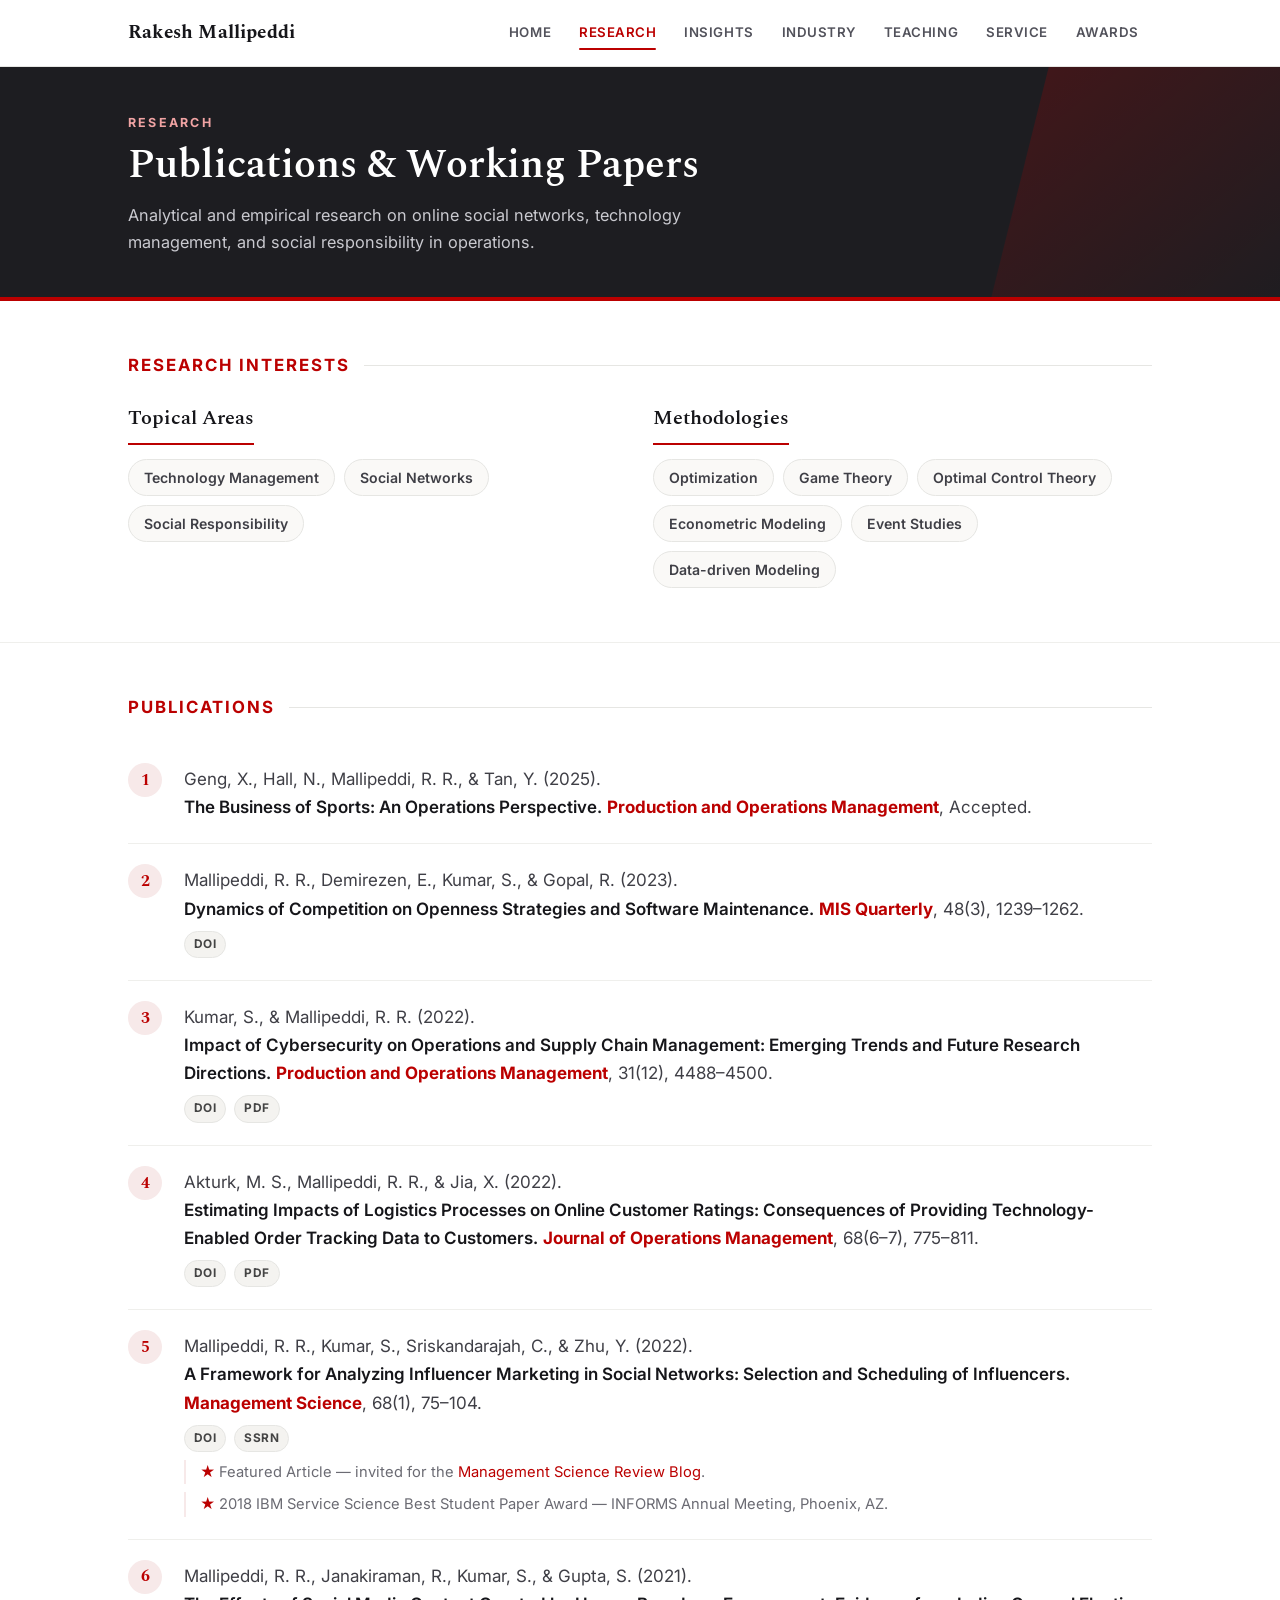
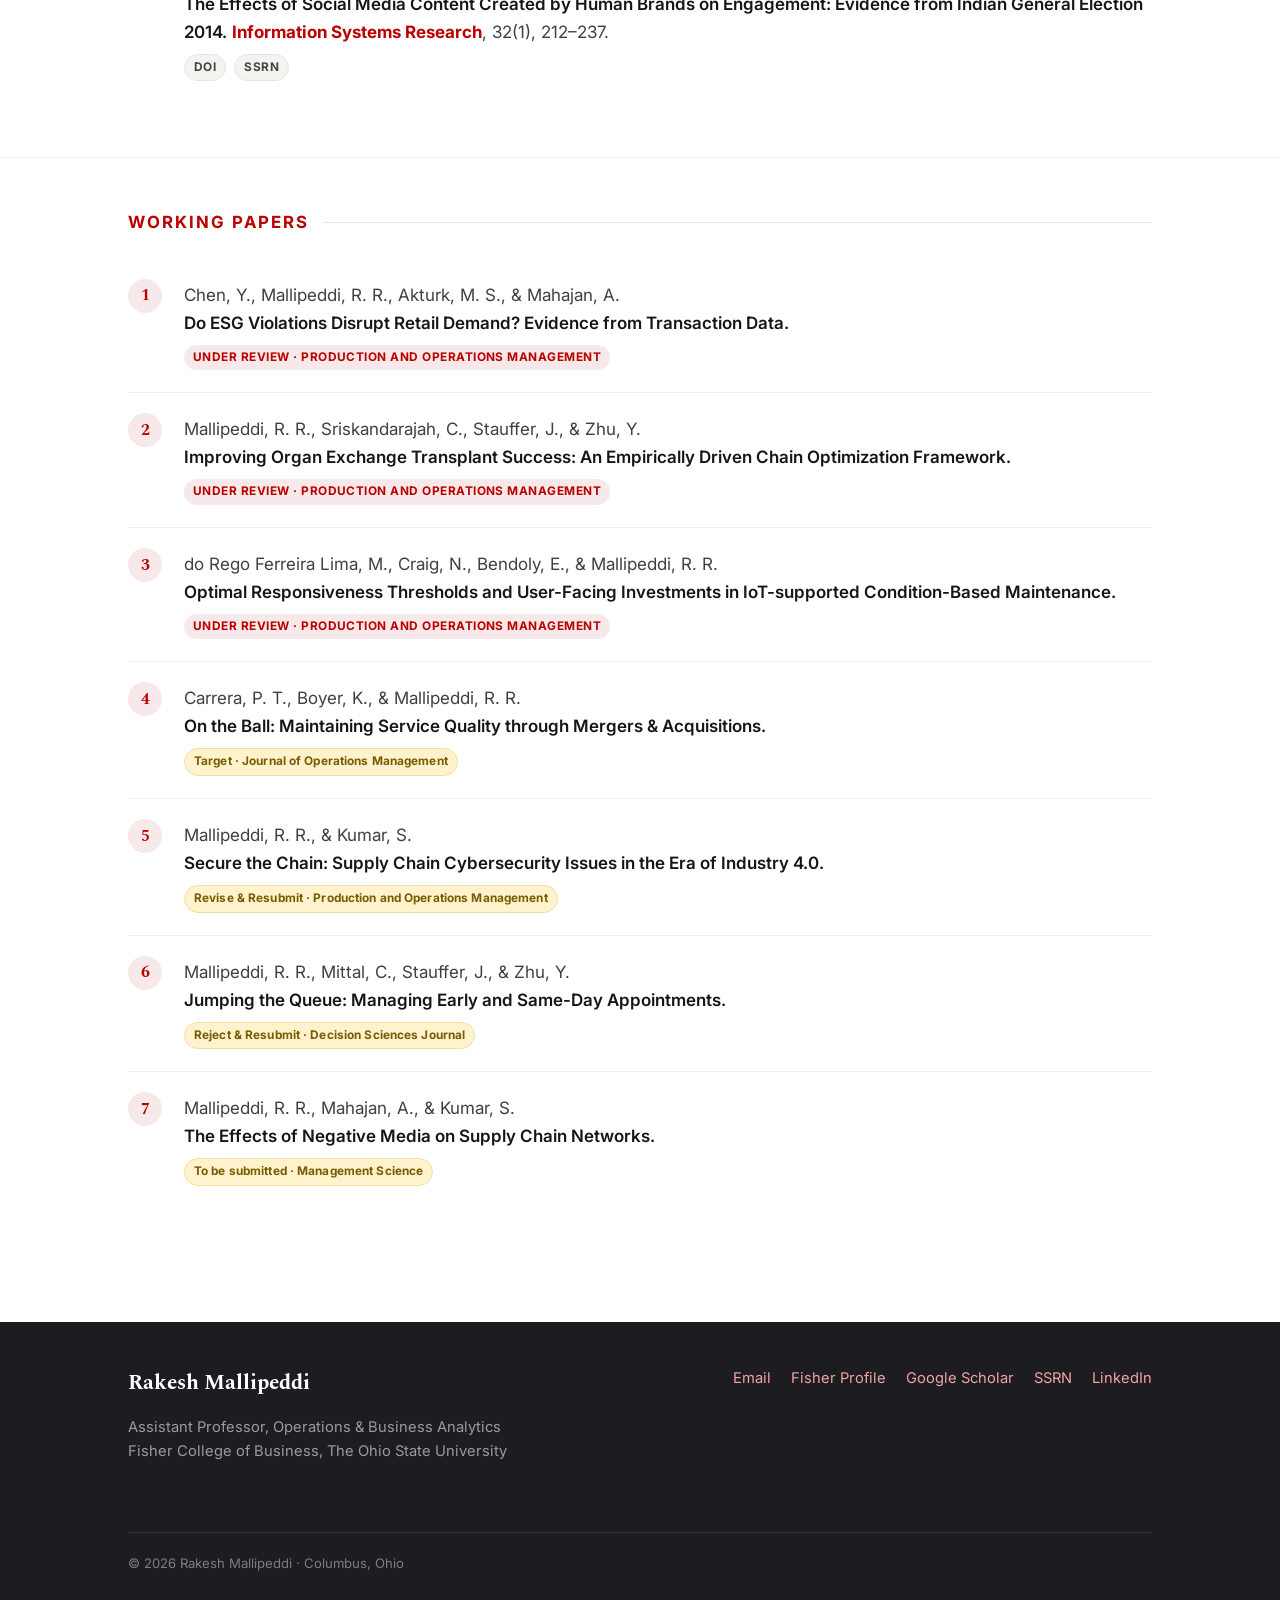
<file: research.html>
<!DOCTYPE html>
<html lang="en">
<head>
<meta charset="UTF-8">
<meta name="viewport" content="width=device-width, initial-scale=1.0">
<title>Research — Rakesh Mallipeddi</title>
<meta name="description" content="Publications and working papers by Rakesh Mallipeddi in Management Science, Information Systems Research, MIS Quarterly, POM, and the Journal of Operations Management.">
<link rel="preconnect" href="https://fonts.googleapis.com">
<link rel="preconnect" href="https://fonts.gstatic.com" crossorigin>
<link href="https://fonts.googleapis.com/css2?family=Inter:wght@400;500;600;700&family=Spectral:ital,wght@0,400;0,500;0,600;0,700;1,400;1,500&display=swap" rel="stylesheet">
<link rel="stylesheet" href="styles.css">
<!-- Google tag (gtag.js) -->
<script async src="https://www.googletagmanager.com/gtag/js?id=G-KVEP2RVLBD"></script>
<script>
  window.dataLayer = window.dataLayer || [];
  function gtag(){dataLayer.push(arguments);}
  gtag('js', new Date());
  gtag('config', 'G-KVEP2RVLBD');
</script>
</head>
<body>

<header class="nav">
  <div class="nav-inner">
    <a class="brand" href="home.html">Rakesh Mallipeddi</span></a>
    <button class="nav-toggle" aria-label="Toggle menu" onclick="document.getElementById('navlinks').classList.toggle('open')">
      <span></span><span></span><span></span>
    </button>
    <nav>
      <ul class="nav-links" id="navlinks">
        <li><a href="home.html">Home</a></li>
        <li><a class="active" href="research.html">Research</a></li>
        <li><a href="insights.html">Insights</a></li>
        <li><a href="industry.html">Industry</a></li>
        <li><a href="teaching.html">Teaching</a></li>
        <li><a href="service.html">Service</a></li>
        <li><a href="awards.html">Awards</a></li>
      </ul>
    </nav>
  </div>
</header>

<div class="page-head">
  <div class="wrap">
    <p class="eyebrow">Research</p>
    <h1>Publications &amp; Working Papers</h1>
    <p>Analytical and empirical research on online social networks, technology management, and social responsibility in operations.</p>
  </div>
</div>

<main>
  <!-- Research interests -->
  <section class="section">
    <div class="wrap">
      <h2 class="section-title">Research Interests</h2>
      <div class="grid-2">
        <div>
          <p class="sub-head">Topical Areas</p>
          <div class="chips">
            <span class="chip">Technology Management</span>
            <span class="chip">Social Networks</span>
            <span class="chip">Social Responsibility</span>
          </div>
        </div>
        <div>
          <p class="sub-head">Methodologies</p>
          <div class="chips">
            <span class="chip">Optimization</span>
            <span class="chip">Game Theory</span>
            <span class="chip">Optimal Control Theory</span>
            <span class="chip">Econometric Modeling</span>
            <span class="chip">Event Studies</span>
            <span class="chip">Data-driven Modeling</span>
          </div>
        </div>
      </div>
    </div>
  </section>

  <!-- Publications -->
  <section class="section">
    <div class="wrap">
      <h2 class="section-title">Publications</h2>
      <ol class="pub-list">

        <li class="pub">
          <div class="authors">Geng, X., Hall, N., Mallipeddi, R. R., &amp; Tan, Y. (2025).</div>
          <div><span class="title">The Business of Sports: An Operations Perspective.</span>
            <span class="venue jrnl">Production and Operations Management</span>, Accepted.</div>
        </li>

        <li class="pub">
          <div class="authors">Mallipeddi, R. R., Demirezen, E., Kumar, S., &amp; Gopal, R. (2023).</div>
          <div><span class="title">Dynamics of Competition on Openness Strategies and Software Maintenance.</span>
            <span class="venue jrnl">MIS Quarterly</span>, 48(3), 1239–1262.</div>
          <div class="pub-meta">
            <a class="badge badge-link" href="https://doi.org/10.25300/MISQ/2023/17063" target="_blank" rel="noopener">DOI</a>
          </div>
        </li>

        <li class="pub">
          <div class="authors">Kumar, S., &amp; Mallipeddi, R. R. (2022).</div>
          <div><span class="title">Impact of Cybersecurity on Operations and Supply Chain Management: Emerging Trends and Future Research Directions.</span>
            <span class="venue jrnl">Production and Operations Management</span>, 31(12), 4488–4500.</div>
          <div class="pub-meta">
            <a class="badge badge-link" href="https://doi.org/10.1111/poms.13859" target="_blank" rel="noopener">DOI</a>
            <a class="badge badge-link" href="papers/POM_Kumar_et_al_2022.pdf" target="_blank" rel="noopener">PDF</a>
          </div>
        </li>

        <li class="pub">
          <div class="authors">Akturk, M. S., Mallipeddi, R. R., &amp; Jia, X. (2022).</div>
          <div><span class="title">Estimating Impacts of Logistics Processes on Online Customer Ratings: Consequences of Providing Technology-Enabled Order Tracking Data to Customers.</span>
            <span class="venue jrnl">Journal of Operations Management</span>, 68(6–7), 775–811.</div>
          <div class="pub-meta">
            <a class="badge badge-link" href="https://doi.org/10.1002/joom.1204" target="_blank" rel="noopener">DOI</a>
            <a class="badge badge-link" href="papers/JOM_Akturk_et_al_2022.pdf" target="_blank" rel="noopener">PDF</a>
          </div>
        </li>

        <li class="pub">
          <div class="authors">Mallipeddi, R. R., Kumar, S., Sriskandarajah, C., &amp; Zhu, Y. (2022).</div>
          <div><span class="title">A Framework for Analyzing Influencer Marketing in Social Networks: Selection and Scheduling of Influencers.</span>
            <span class="venue jrnl">Management Science</span>, 68(1), 75–104.</div>
          <div class="pub-meta">
            <a class="badge badge-link" href="https://doi.org/10.1287/mnsc.2020.3899" target="_blank" rel="noopener">DOI</a>
            <a class="badge badge-link" href="https://papers.ssrn.com/sol3/papers.cfm?abstract_id=3255198" target="_blank" rel="noopener">SSRN</a>
          </div>
          <div class="note-line"><span class="star">★</span> Featured Article — invited for the <a href="https://www.informs.org/Blogs/ManSci-Blogs/Management-Science-Review/Effective-Design-of-Influencer-Marketing-Campaign-in-Social-Networks" target="_blank" rel="noopener">Management Science Review Blog</a>.</div>
          <div class="note-line"><span class="star">★</span> 2018 IBM Service Science Best Student Paper Award — INFORMS Annual Meeting, Phoenix, AZ.</div>
        </li>

        <li class="pub">
          <div class="authors">Mallipeddi, R. R., Janakiraman, R., Kumar, S., &amp; Gupta, S. (2021).</div>
          <div><span class="title">The Effects of Social Media Content Created by Human Brands on Engagement: Evidence from Indian General Election 2014.</span>
            <span class="venue jrnl">Information Systems Research</span>, 32(1), 212–237.</div>
          <div class="pub-meta">
            <a class="badge badge-link" href="https://doi.org/10.1287/isre.2020.0961" target="_blank" rel="noopener">DOI</a>
            <a class="badge badge-link" href="https://papers.ssrn.com/sol3/papers.cfm?abstract_id=2980481" target="_blank" rel="noopener">SSRN</a>
          </div>
        </li>

      </ol>
    </div>
  </section>

  <!-- Working papers -->
  <section class="section">
    <div class="wrap">
      <h2 class="section-title">Working Papers</h2>
      <ol class="pub-list">

        <li class="pub">
          <div class="authors">Chen, Y., Mallipeddi, R. R., Akturk, M. S., &amp; Mahajan, A.</div>
          <div><span class="title">Do ESG Violations Disrupt Retail Demand? Evidence from Transaction Data.</span></div>
          <div class="pub-meta"><span class="badge badge-review">Under Review · Production and Operations Management</span></div>
        </li>

        <li class="pub">
          <div class="authors">Mallipeddi, R. R., Sriskandarajah, C., Stauffer, J., &amp; Zhu, Y.</div>
          <div><span class="title">Improving Organ Exchange Transplant Success: An Empirically Driven Chain Optimization Framework.</span></div>
          <div class="pub-meta"><span class="badge badge-review">Under Review · Production and Operations Management</span></div>
        </li>

        <li class="pub">
          <div class="authors">do Rego Ferreira Lima, M., Craig, N., Bendoly, E., &amp; Mallipeddi, R. R.</div>
          <div><span class="title">Optimal Responsiveness Thresholds and User-Facing Investments in IoT-supported Condition-Based Maintenance.</span></div>
          <div class="pub-meta"><span class="badge badge-review">Under Review · Production and Operations Management</span></div>
        </li>

        <li class="pub">
          <div class="authors">Carrera, P. T., Boyer, K., &amp; Mallipeddi, R. R.</div>
          <div><span class="title">On the Ball: Maintaining Service Quality through Mergers &amp; Acquisitions.</span></div>
          <div class="pub-meta"><span class="badge badge-status">Target · Journal of Operations Management</span></div>
        </li>

        <li class="pub">
          <div class="authors">Mallipeddi, R. R., &amp; Kumar, S.</div>
          <div><span class="title">Secure the Chain: Supply Chain Cybersecurity Issues in the Era of Industry 4.0.</span></div>
          <div class="pub-meta"><span class="badge badge-status">Revise &amp; Resubmit · Production and Operations Management</span></div>
        </li>

        <li class="pub">
          <div class="authors">Mallipeddi, R. R., Mittal, C., Stauffer, J., &amp; Zhu, Y.</div>
          <div><span class="title">Jumping the Queue: Managing Early and Same-Day Appointments.</span></div>
          <div class="pub-meta"><span class="badge badge-status">Reject &amp; Resubmit · Decision Sciences Journal</span></div>
        </li>

        <li class="pub">
          <div class="authors">Mallipeddi, R. R., Mahajan, A., &amp; Kumar, S.</div>
          <div><span class="title">The Effects of Negative Media on Supply Chain Networks.</span></div>
          <div class="pub-meta"><span class="badge badge-status">To be submitted · Management Science</span></div>
        </li>

      </ol>
    </div>
  </section>
</main>

<footer class="footer">
  <div class="footer-inner">
    <div>
      <p class="fname">Rakesh Mallipeddi</p>
      <p class="ftitle">Assistant Professor, Operations &amp; Business Analytics<br>Fisher College of Business, The Ohio State University</p>
    </div>
    <div class="footer-links">
      <a href="mailto:mallipeddi.1@osu.edu">Email</a>
      <a href="https://fisher.osu.edu/people/mallipeddi.1" target="_blank" rel="noopener">Fisher Profile</a>
      <a href="https://scholar.google.com/citations?user=dWTKDv8AAAAJ&hl=en&oi=ao" target="_blank" rel="noopener">Google Scholar</a>
      <a href="https://papers.ssrn.com/sol3/cf_dev/AbsByAuth.cfm?per_id=2630173" target="_blank" rel="noopener">SSRN</a>
      <a href="https://www.linkedin.com/in/rakesh-mallipeddi-7b3858b9" target="_blank" rel="noopener">LinkedIn</a>
    </div>
    <div class="footer-copy">© 2026 Rakesh Mallipeddi · Columbus, Ohio</div>
  </div>
</footer>

</body>
</html>
</file>
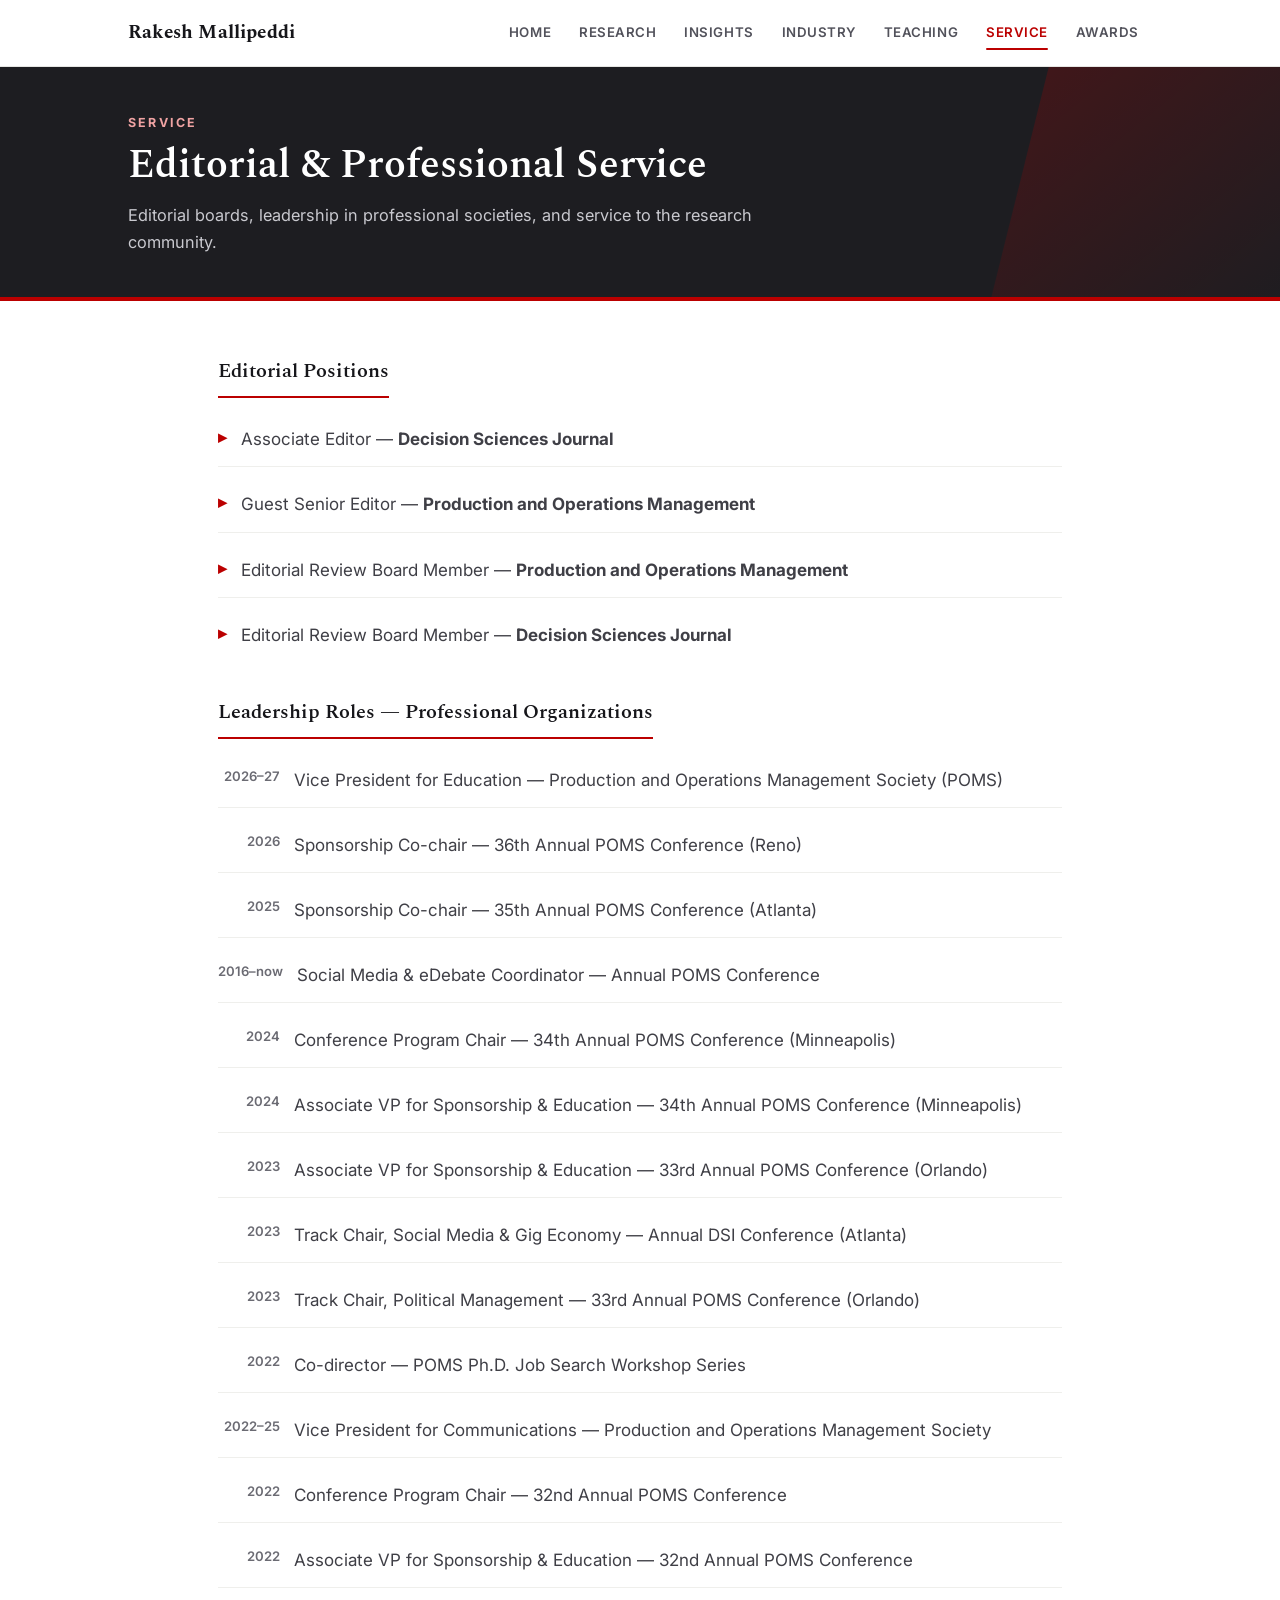
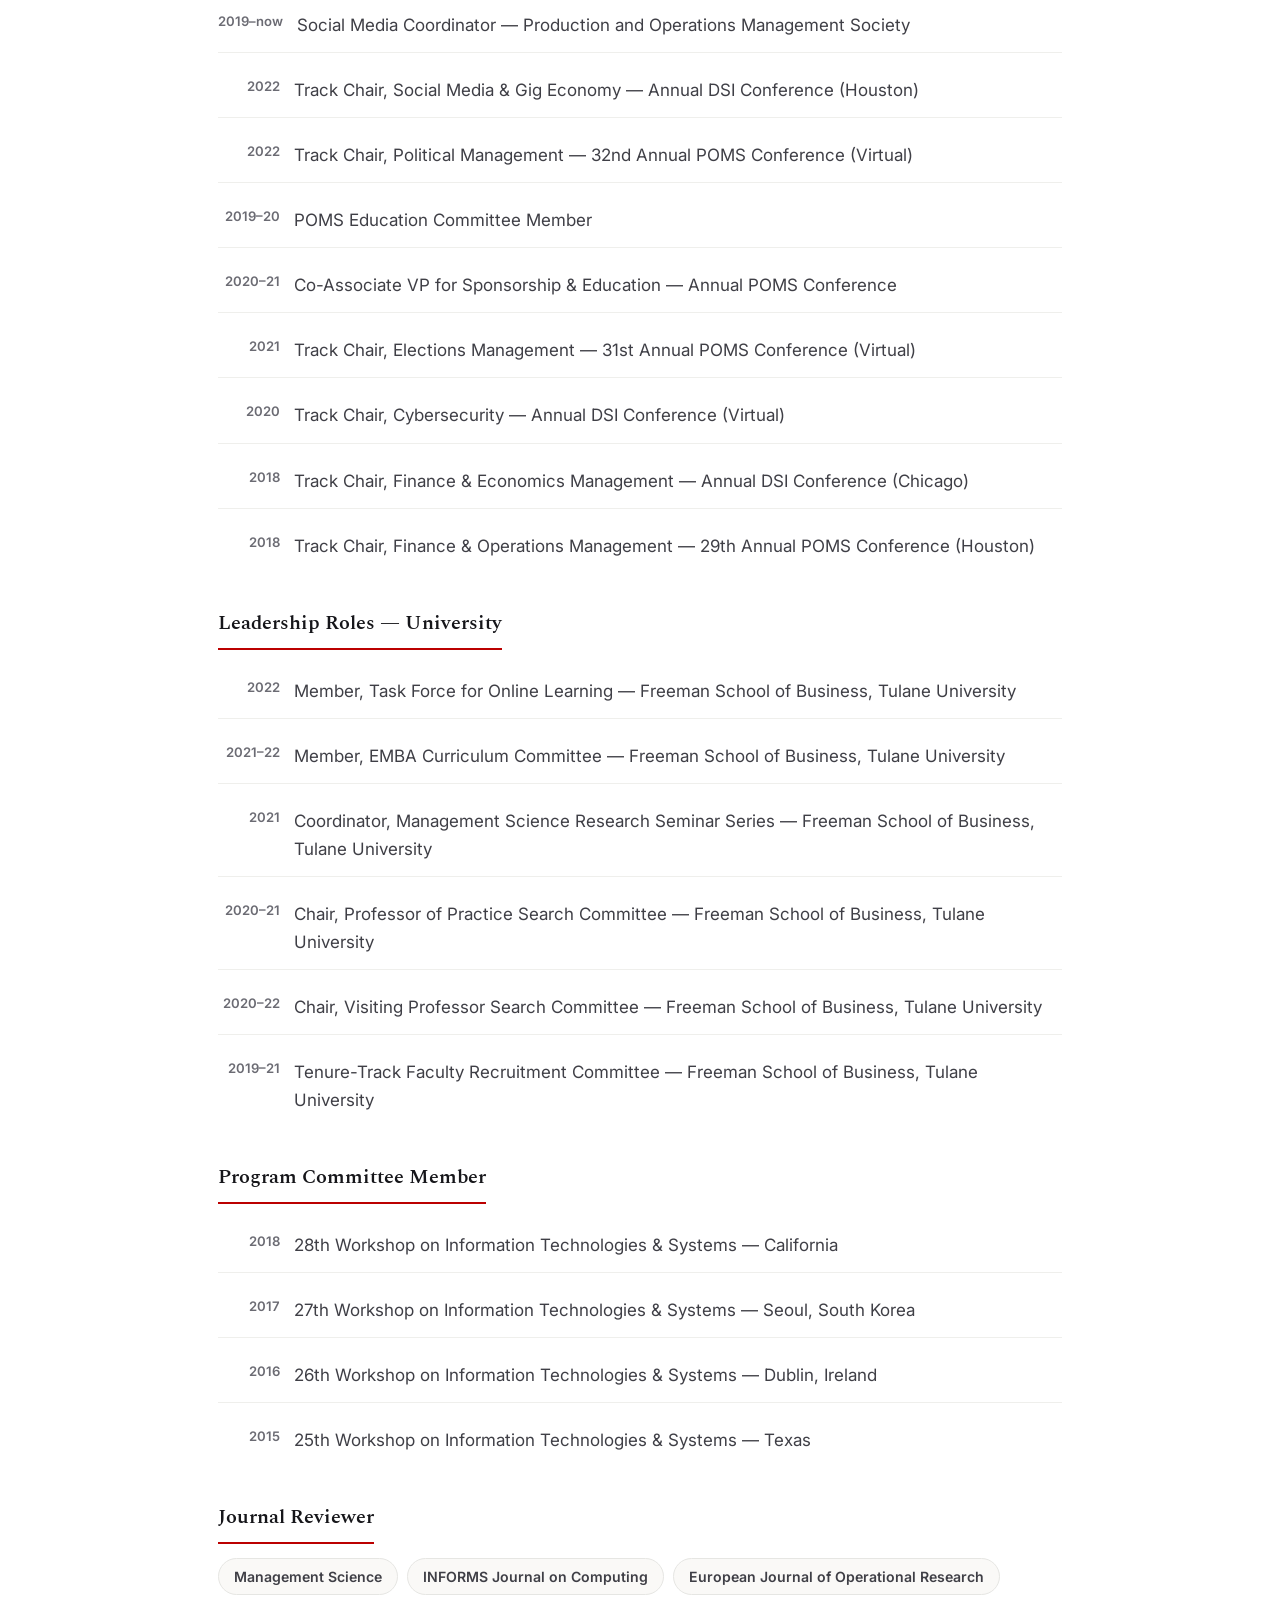
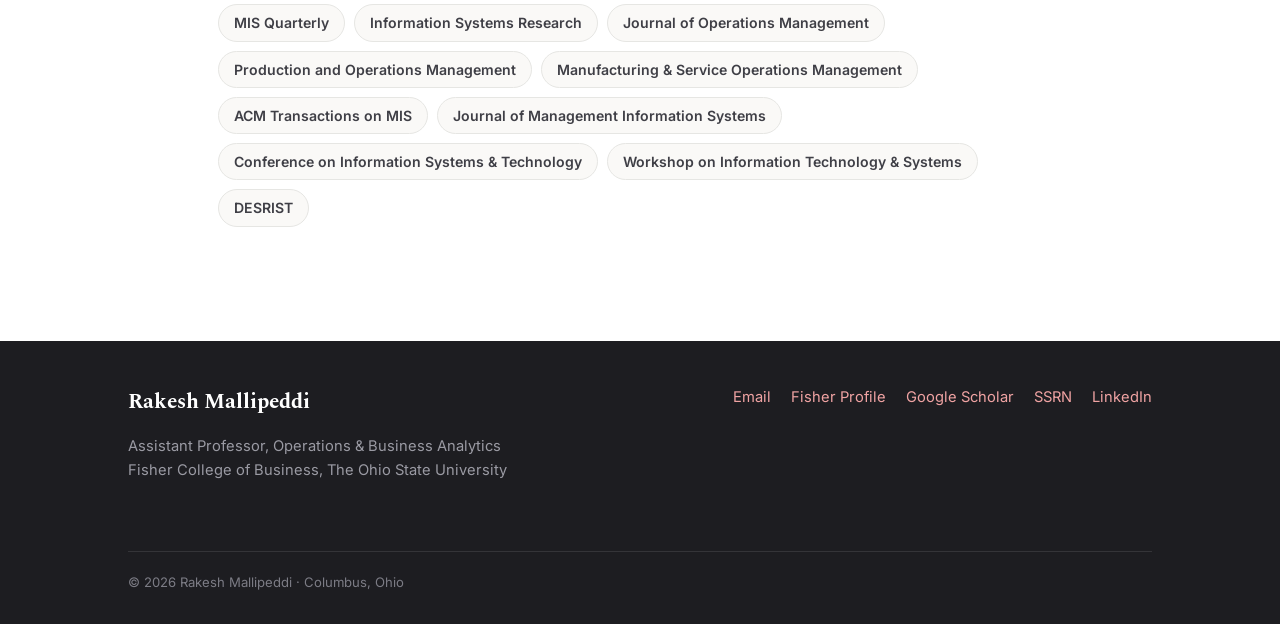
<file: service.html>
<!DOCTYPE html>
<html lang="en">
<head>
<meta charset="UTF-8">
<meta name="viewport" content="width=device-width, initial-scale=1.0">
<title>Service — Rakesh Mallipeddi</title>
<meta name="description" content="Editorial positions, professional leadership, and service by Rakesh Mallipeddi, including roles with POMS and DSI.">
<link rel="preconnect" href="https://fonts.googleapis.com">
<link rel="preconnect" href="https://fonts.gstatic.com" crossorigin>
<link href="https://fonts.googleapis.com/css2?family=Inter:wght@400;500;600;700&family=Spectral:ital,wght@0,400;0,500;0,600;0,700;1,400;1,500&display=swap" rel="stylesheet">
<link rel="stylesheet" href="styles.css">
<!-- Google tag (gtag.js) -->
<script async src="https://www.googletagmanager.com/gtag/js?id=G-KVEP2RVLBD"></script>
<script>
  window.dataLayer = window.dataLayer || [];
  function gtag(){dataLayer.push(arguments);}
  gtag('js', new Date());
  gtag('config', 'G-KVEP2RVLBD');
</script>
</head>
<body>

<header class="nav">
  <div class="nav-inner">
    <a class="brand" href="home.html">Rakesh Mallipeddi</span></a>
    <button class="nav-toggle" aria-label="Toggle menu" onclick="document.getElementById('navlinks').classList.toggle('open')">
      <span></span><span></span><span></span>
    </button>
    <nav>
      <ul class="nav-links" id="navlinks">
        <li><a href="home.html">Home</a></li>
        <li><a href="research.html">Research</a></li>
        <li><a href="insights.html">Insights</a></li>
        <li><a href="industry.html">Industry</a></li>
        <li><a href="teaching.html">Teaching</a></li>
        <li><a class="active" href="service.html">Service</a></li>
        <li><a href="awards.html">Awards</a></li>
      </ul>
    </nav>
  </div>
</header>

<div class="page-head">
  <div class="wrap">
    <p class="eyebrow">Service</p>
    <h1>Editorial &amp; Professional Service</h1>
    <p>Editorial boards, leadership in professional societies, and service to the research community.</p>
  </div>
</div>

<main>
  <section class="section">
    <div class="wrap" style="max-width:900px;">

      <p class="sub-head">Editorial Positions</p>
      <div class="stack">
        <div class="line-item"><span class="mark">▸</span><div>Associate Editor — <strong>Decision Sciences Journal</strong></div></div>
        <div class="line-item"><span class="mark">▸</span><div>Guest Senior Editor — <strong>Production and Operations Management</strong></div></div>
        <div class="line-item"><span class="mark">▸</span><div>Editorial Review Board Member — <strong>Production and Operations Management</strong></div></div>
        <div class="line-item"><span class="mark">▸</span><div>Editorial Review Board Member — <strong>Decision Sciences Journal</strong></div></div>
      </div>

      <p class="sub-head">Leadership Roles — Professional Organizations</p>
      <div class="stack">
        <div class="line-item"><span class="yr">2026–27</span><div>Vice President for Education — Production and Operations Management Society (POMS)</div></div>
        <div class="line-item"><span class="yr">2026</span><div>Sponsorship Co-chair — 36th Annual POMS Conference (Reno)</div></div>
        <div class="line-item"><span class="yr">2025</span><div>Sponsorship Co-chair — 35th Annual POMS Conference (Atlanta)</div></div>
        <div class="line-item"><span class="yr">2016–now</span><div>Social Media &amp; eDebate Coordinator — Annual POMS Conference</div></div>
        <div class="line-item"><span class="yr">2024</span><div>Conference Program Chair — 34th Annual POMS Conference (Minneapolis)</div></div>
        <div class="line-item"><span class="yr">2024</span><div>Associate VP for Sponsorship &amp; Education — 34th Annual POMS Conference (Minneapolis)</div></div>
        <div class="line-item"><span class="yr">2023</span><div>Associate VP for Sponsorship &amp; Education — 33rd Annual POMS Conference (Orlando)</div></div>
        <div class="line-item"><span class="yr">2023</span><div>Track Chair, Social Media &amp; Gig Economy — Annual DSI Conference (Atlanta)</div></div>
        <div class="line-item"><span class="yr">2023</span><div>Track Chair, Political Management — 33rd Annual POMS Conference (Orlando)</div></div>
        <div class="line-item"><span class="yr">2022</span><div>Co-director — POMS Ph.D. Job Search Workshop Series</div></div>
        <div class="line-item"><span class="yr">2022–25</span><div>Vice President for Communications — Production and Operations Management Society</div></div>
        <div class="line-item"><span class="yr">2022</span><div>Conference Program Chair — 32nd Annual POMS Conference</div></div>
        <div class="line-item"><span class="yr">2022</span><div>Associate VP for Sponsorship &amp; Education — 32nd Annual POMS Conference</div></div>
        <div class="line-item"><span class="yr">2019–now</span><div>Social Media Coordinator — Production and Operations Management Society</div></div>
        <div class="line-item"><span class="yr">2022</span><div>Track Chair, Social Media &amp; Gig Economy — Annual DSI Conference (Houston)</div></div>
        <div class="line-item"><span class="yr">2022</span><div>Track Chair, Political Management — 32nd Annual POMS Conference (Virtual)</div></div>
        <div class="line-item"><span class="yr">2019–20</span><div>POMS Education Committee Member</div></div>
        <div class="line-item"><span class="yr">2020–21</span><div>Co-Associate VP for Sponsorship &amp; Education — Annual POMS Conference</div></div>
        <div class="line-item"><span class="yr">2021</span><div>Track Chair, Elections Management — 31st Annual POMS Conference (Virtual)</div></div>
        <div class="line-item"><span class="yr">2020</span><div>Track Chair, Cybersecurity — Annual DSI Conference (Virtual)</div></div>
        <div class="line-item"><span class="yr">2018</span><div>Track Chair, Finance &amp; Economics Management — Annual DSI Conference (Chicago)</div></div>
        <div class="line-item"><span class="yr">2018</span><div>Track Chair, Finance &amp; Operations Management — 29th Annual POMS Conference (Houston)</div></div>
      </div>

      <p class="sub-head">Leadership Roles — University</p>
      <div class="stack">
        <div class="line-item"><span class="yr">2022</span><div>Member, Task Force for Online Learning — Freeman School of Business, Tulane University</div></div>
        <div class="line-item"><span class="yr">2021–22</span><div>Member, EMBA Curriculum Committee — Freeman School of Business, Tulane University</div></div>
        <div class="line-item"><span class="yr">2021</span><div>Coordinator, Management Science Research Seminar Series — Freeman School of Business, Tulane University</div></div>
        <div class="line-item"><span class="yr">2020–21</span><div>Chair, Professor of Practice Search Committee — Freeman School of Business, Tulane University</div></div>
        <div class="line-item"><span class="yr">2020–22</span><div>Chair, Visiting Professor Search Committee — Freeman School of Business, Tulane University</div></div>
        <div class="line-item"><span class="yr">2019–21</span><div>Tenure-Track Faculty Recruitment Committee — Freeman School of Business, Tulane University</div></div>
      </div>

      <p class="sub-head">Program Committee Member</p>
      <div class="stack">
        <div class="line-item"><span class="yr">2018</span><div>28th Workshop on Information Technologies &amp; Systems — California</div></div>
        <div class="line-item"><span class="yr">2017</span><div>27th Workshop on Information Technologies &amp; Systems — Seoul, South Korea</div></div>
        <div class="line-item"><span class="yr">2016</span><div>26th Workshop on Information Technologies &amp; Systems — Dublin, Ireland</div></div>
        <div class="line-item"><span class="yr">2015</span><div>25th Workshop on Information Technologies &amp; Systems — Texas</div></div>
      </div>

      <p class="sub-head">Journal Reviewer</p>
      <div class="chips">
        <span class="chip">Management Science</span>
        <span class="chip">INFORMS Journal on Computing</span>
        <span class="chip">European Journal of Operational Research</span>
        <span class="chip">MIS Quarterly</span>
        <span class="chip">Information Systems Research</span>
        <span class="chip">Journal of Operations Management</span>
        <span class="chip">Production and Operations Management</span>
        <span class="chip">Manufacturing &amp; Service Operations Management</span>
        <span class="chip">ACM Transactions on MIS</span>
        <span class="chip">Journal of Management Information Systems</span>
        <span class="chip">Conference on Information Systems &amp; Technology</span>
        <span class="chip">Workshop on Information Technology &amp; Systems</span>
        <span class="chip">DESRIST</span>
      </div>

    </div>
  </section>
</main>

<footer class="footer">
  <div class="footer-inner">
    <div>
      <p class="fname">Rakesh Mallipeddi</p>
      <p class="ftitle">Assistant Professor, Operations &amp; Business Analytics<br>Fisher College of Business, The Ohio State University</p>
    </div>
    <div class="footer-links">
      <a href="mailto:mallipeddi.1@osu.edu">Email</a>
      <a href="https://fisher.osu.edu/people/mallipeddi.1" target="_blank" rel="noopener">Fisher Profile</a>
      <a href="https://scholar.google.com/citations?user=dWTKDv8AAAAJ&hl=en&oi=ao" target="_blank" rel="noopener">Google Scholar</a>
      <a href="https://papers.ssrn.com/sol3/cf_dev/AbsByAuth.cfm?per_id=2630173" target="_blank" rel="noopener">SSRN</a>
      <a href="https://www.linkedin.com/in/rakesh-mallipeddi-7b3858b9" target="_blank" rel="noopener">LinkedIn</a>
    </div>
    <div class="footer-copy">© 2026 Rakesh Mallipeddi · Columbus, Ohio</div>
  </div>
</footer>

</body>
</html>
</file>
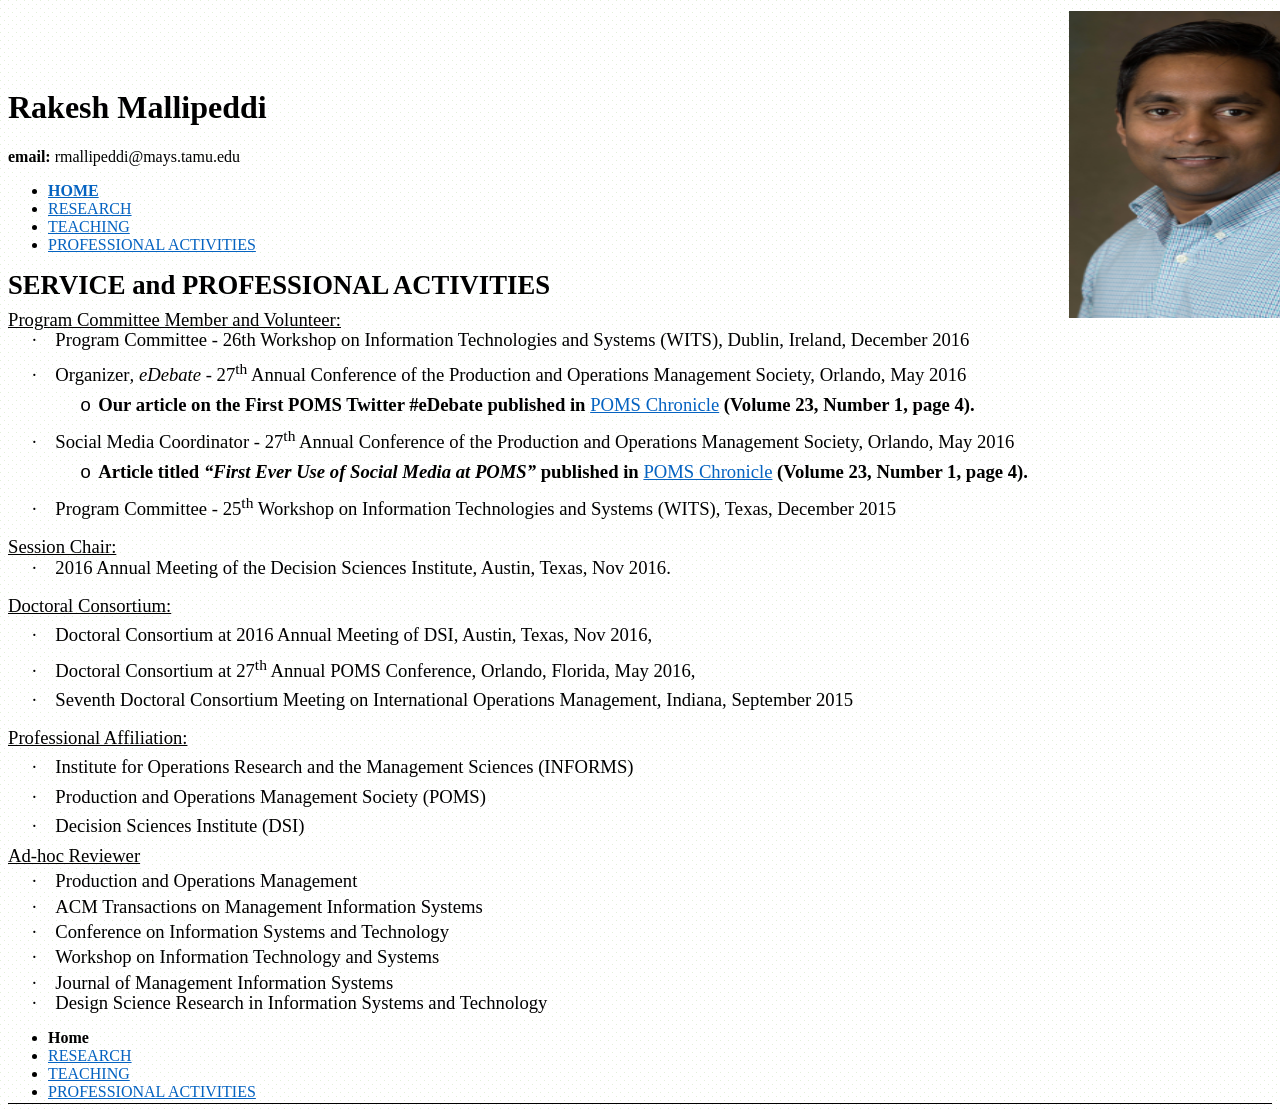
<file: service1.html>
<html>

<head>
<meta http-equiv=Content-Type content="text/html; charset=windows-1252">
<meta name=Generator content="Microsoft Word 15 (filtered)">
<title>Rakesh's Website</title>
<style>
<!--
 /* Font Definitions */
 @font-face
	{font-family:Wingdings;
	panose-1:5 0 0 0 0 0 0 0 0 0;}
@font-face
	{font-family:"Cambria Math";
	panose-1:2 4 5 3 5 4 6 3 2 4;}
@font-face
	{font-family:"Calibri Light";
	panose-1:2 15 3 2 2 2 4 3 2 4;}
@font-face
	{font-family:Calibri;
	panose-1:2 15 5 2 2 2 4 3 2 4;}
@font-face
	{font-family:Georgia;
	panose-1:2 4 5 2 5 4 5 2 3 3;}
@font-face
	{font-family:GungsuhChe;}
@font-face
	{font-family:"\@GungsuhChe";}
 /* Style Definitions */
 p.MsoNormal, li.MsoNormal, div.MsoNormal
	{margin-top:0in;
	margin-right:0in;
	margin-bottom:8.0pt;
	margin-left:0in;
	line-height:107%;
	font-size:12.0pt;
	font-family:"Times New Roman",serif;}
h2
	{mso-style-link:"Heading 2 Char";
	margin-right:0in;
	margin-left:0in;
	font-size:18.0pt;
	font-family:"Times New Roman",serif;}
a:link, span.MsoHyperlink
	{color:#0563C1;
	text-decoration:underline;}
a:visited, span.MsoHyperlinkFollowed
	{color:#954F72;
	text-decoration:underline;}
p.MsoListParagraph, li.MsoListParagraph, div.MsoListParagraph
	{margin-top:0in;
	margin-right:0in;
	margin-bottom:8.0pt;
	margin-left:.5in;
	line-height:107%;
	font-size:12.0pt;
	font-family:"Times New Roman",serif;}
p.MsoListParagraphCxSpFirst, li.MsoListParagraphCxSpFirst, div.MsoListParagraphCxSpFirst
	{margin-top:0in;
	margin-right:0in;
	margin-bottom:0in;
	margin-left:.5in;
	margin-bottom:.0001pt;
	line-height:107%;
	font-size:12.0pt;
	font-family:"Times New Roman",serif;}
p.MsoListParagraphCxSpMiddle, li.MsoListParagraphCxSpMiddle, div.MsoListParagraphCxSpMiddle
	{margin-top:0in;
	margin-right:0in;
	margin-bottom:0in;
	margin-left:.5in;
	margin-bottom:.0001pt;
	line-height:107%;
	font-size:12.0pt;
	font-family:"Times New Roman",serif;}
p.MsoListParagraphCxSpLast, li.MsoListParagraphCxSpLast, div.MsoListParagraphCxSpLast
	{margin-top:0in;
	margin-right:0in;
	margin-bottom:8.0pt;
	margin-left:.5in;
	line-height:107%;
	font-size:12.0pt;
	font-family:"Times New Roman",serif;}
span.Heading2Char
	{mso-style-name:"Heading 2 Char";
	mso-style-link:"Heading 2";
	font-family:"Times New Roman",serif;
	font-weight:bold;}
p.zfr3q, li.zfr3q, div.zfr3q
	{mso-style-name:zfr3q;
	margin-right:0in;
	margin-left:0in;
	font-size:12.0pt;
	font-family:"Times New Roman",serif;}
.MsoChpDefault
	{font-size:12.0pt;}
.MsoPapDefault
	{margin-bottom:8.0pt;
	line-height:107%;}
@page WordSection1
	{size:8.5in 11.0in;
	margin:1.0in 1.0in 1.0in 1.0in;}
div.WordSection1
	{page:WordSection1;}
 /* List Definitions */
 ol
	{margin-bottom:0in;}
ul
	{margin-bottom:0in;}
-->
</style>

</head>

<body bgcolor="#E2EFD9" background="index_files/image001.png" lang=EN-US
link="#0563C1" vlink="#954F72">

<div class=WordSection1>

<p class=MsoNormal><span style='position:relative;z-index:251658240'><span
style='position:absolute;left:1061px;top:-8px;width:304px;height:307px'><img
width=304 height=307 src="index_files/image002.jpg"></span></span><b><span
style='font-size:22.0pt;line-height:107%;font-family:"Georgia",serif'>&nbsp;</span></b></p>

<br clear=ALL>
<body id="service">
<header>
<h1> Rakesh Mallipeddi</h1>
<p><strong>email:</strong> rmallipeddi@mays.tamu.edu</p>
<nav>
  <ul>
    <li><a href="home.html"><strong>HOME</strong></li>
    <li><a href="research.html">RESEARCH</a></li>
    <li><a href="teaching.html">TEACHING</a></li>
    <li><a href="service.html">PROFESSIONAL ACTIVITIES</a></li>
  </ul>
</nav>
</header>



<p class=MsoNormal style='margin-top:12.0pt;margin-right:0in;margin-bottom:
0in;margin-left:0in;margin-bottom:.0001pt;line-height:115%;border:none;
padding:0in'><b><span style='font-size:20.0pt;line-height:115%;font-family:
"Georgia",serif'>SERVICE and PROFESSIONAL ACTIVITIES</span></b></p>

</div>

<p class=MsoNormal style='margin-top:6.0pt;margin-right:0in;margin-bottom:0in;
margin-left:0in;margin-bottom:.0001pt;line-height:115%'><u><span
style='font-size:14.0pt;line-height:115%'>Program Committee Member and
Volunteer:</span></u></p>

<p class=MsoListParagraphCxSpFirst style='text-indent:-.25in'><span
style='font-size:14.0pt;line-height:107%;font-family:Symbol'>�<span
style='font:7.0pt "Times New Roman"'>&nbsp;&nbsp;&nbsp;&nbsp;&nbsp;&nbsp;&nbsp;
</span></span><span style='font-size:14.0pt;line-height:107%'>Program Committee
- 26th Workshop on Information Technologies and Systems (WITS), Dublin,
Ireland, December 2016 </span></p>

<p class=MsoListParagraphCxSpMiddle style='margin-top:6.0pt;margin-right:0in;
margin-bottom:0in;margin-left:.5in;margin-bottom:.0001pt;text-indent:-.25in;
line-height:115%'><span style='font-size:14.0pt;line-height:115%;font-family:
Symbol'>�<span style='font:7.0pt "Times New Roman"'>&nbsp;&nbsp;&nbsp;&nbsp;&nbsp;&nbsp;&nbsp;
</span></span><span style='font-size:14.0pt;line-height:115%'>Organizer<i>,
eDebate</i> - 27<sup>th</sup> Annual Conference of the Production and
Operations Management Society, Orlando, May 2016</span></p>

<p class=MsoListParagraphCxSpMiddle style='margin-top:6.0pt;margin-right:0in;
margin-bottom:0in;margin-left:1.0in;margin-bottom:.0001pt;text-indent:-.25in;
line-height:115%'><span style='font-size:14.0pt;line-height:115%;font-family:
"Courier New"'>o<span style='font:7.0pt "Times New Roman"'>&nbsp;&nbsp; </span></span><b><span
style='font-size:14.0pt;line-height:115%'>Our article on the First POMS Twitter
#eDebate published in </span></b><a
href="http://poms.org/POMS%20Chronicle%20Vol%2023%20No%201.pdf"><span
style='font-size:14.0pt;line-height:115%'>POMS Chronicle</span></a><b><span
style='font-size:14.0pt;line-height:115%'> (Volume 23, Number 1, page 4).</span></b></p>

<p class=MsoListParagraphCxSpMiddle style='margin-top:6.0pt;margin-right:0in;
margin-bottom:0in;margin-left:.5in;margin-bottom:.0001pt;text-indent:-.25in;
line-height:115%'><span style='font-size:14.0pt;line-height:115%;font-family:
Symbol'>�<span style='font:7.0pt "Times New Roman"'>&nbsp;&nbsp;&nbsp;&nbsp;&nbsp;&nbsp;&nbsp;
</span></span><span style='font-size:14.0pt;line-height:115%'>Social Media
Coordinator - 27<sup>th</sup> Annual Conference of the Production and
Operations Management Society, Orlando, May 2016</span></p>

<p class=MsoListParagraphCxSpMiddle style='margin-top:6.0pt;margin-right:0in;
margin-bottom:0in;margin-left:1.0in;margin-bottom:.0001pt;text-indent:-.25in;
line-height:115%'><span style='font-size:14.0pt;line-height:115%;font-family:
"Courier New"'>o<span style='font:7.0pt "Times New Roman"'>&nbsp;&nbsp; </span></span><b><span
style='font-size:14.0pt;line-height:115%'>Article titled <i>�First Ever Use of
Social Media at POMS�</i> published in </span></b><a
href="http://poms.org/POMS%20Chronicle%20Vol%2023%20No%201.pdf"><span
style='font-size:14.0pt;line-height:115%'>POMS Chronicle</span></a><b><span
style='font-size:14.0pt;line-height:115%'> (Volume 23, Number 1, page 4).</span></b></p>

<p class=MsoListParagraphCxSpLast style='margin-top:6.0pt;margin-right:0in;
margin-bottom:0in;margin-left:.5in;margin-bottom:.0001pt;text-indent:-.25in;
line-height:115%'><span style='font-size:14.0pt;line-height:115%;font-family:
Symbol'>�<span style='font:7.0pt "Times New Roman"'>&nbsp;&nbsp;&nbsp;&nbsp;&nbsp;&nbsp;&nbsp;
</span></span><span style='font-size:14.0pt;line-height:115%'>Program Committee
- 25<sup>th</sup> Workshop on Information Technologies and Systems (WITS),
Texas, December 2015 </span></p>

<p class=MsoNormal style='margin-top:12.0pt;margin-right:0in;margin-bottom:
0in;margin-left:0in;margin-bottom:.0001pt;line-height:115%'><u><span
style='font-size:14.0pt;line-height:115%'>Session Chair:</span></u></p>

<p class=MsoListParagraph style='margin-bottom:0in;margin-bottom:.0001pt;
text-indent:-.25in;line-height:115%'><span style='font-size:14.0pt;line-height:
115%;font-family:Symbol'>�<span style='font:7.0pt "Times New Roman"'>&nbsp;&nbsp;&nbsp;&nbsp;&nbsp;&nbsp;&nbsp;
</span></span><span style='font-size:14.0pt;line-height:115%'>2016 Annual
Meeting of the Decision Sciences Institute, Austin, Texas, Nov 2016.</span></p>

<p class=MsoNormal style='margin-top:12.0pt;margin-right:0in;margin-bottom:
0in;margin-left:0in;margin-bottom:.0001pt;line-height:115%'><u><span
style='font-size:14.0pt;line-height:115%'>Doctoral Consortium:</span></u></p>

<p class=MsoListParagraphCxSpFirst style='margin-top:6.0pt;margin-right:0in;
margin-bottom:0in;margin-left:.5in;margin-bottom:.0001pt;text-indent:-.25in;
line-height:115%'><span style='font-size:14.0pt;line-height:115%;font-family:
Symbol'>�<span style='font:7.0pt "Times New Roman"'>&nbsp;&nbsp;&nbsp;&nbsp;&nbsp;&nbsp;&nbsp;
</span></span><span style='font-size:14.0pt;line-height:115%'>Doctoral
Consortium at 2016 Annual Meeting of DSI, Austin, Texas, Nov 2016, </span></p>

<p class=MsoListParagraphCxSpMiddle style='margin-top:6.0pt;margin-right:0in;
margin-bottom:0in;margin-left:.5in;margin-bottom:.0001pt;text-indent:-.25in;
line-height:115%'><span style='font-size:14.0pt;line-height:115%;font-family:
Symbol'>�<span style='font:7.0pt "Times New Roman"'>&nbsp;&nbsp;&nbsp;&nbsp;&nbsp;&nbsp;&nbsp;
</span></span><span style='font-size:14.0pt;line-height:115%'>Doctoral
Consortium at 27<sup>th</sup> Annual POMS Conference, Orlando, Florida, May
2016, </span></p>

<p class=MsoListParagraphCxSpLast style='margin-top:6.0pt;margin-right:0in;
margin-bottom:0in;margin-left:.5in;margin-bottom:.0001pt;text-indent:-.25in;
line-height:115%'><span style='font-size:14.0pt;line-height:115%;font-family:
Symbol'>�<span style='font:7.0pt "Times New Roman"'>&nbsp;&nbsp;&nbsp;&nbsp;&nbsp;&nbsp;&nbsp;
</span></span><span style='font-size:14.0pt;line-height:115%'>Seventh Doctoral
Consortium Meeting on International Operations Management, Indiana, September
2015� </span></p>

<p class=MsoNormal style='margin-top:12.0pt;margin-right:0in;margin-bottom:
0in;margin-left:0in;margin-bottom:.0001pt;line-height:115%'><u><span
style='font-size:14.0pt;line-height:115%'>Professional Affiliation:</span></u></p>

<p class=MsoListParagraphCxSpFirst style='margin-top:6.0pt;margin-right:0in;
margin-bottom:0in;margin-left:.5in;margin-bottom:.0001pt;text-indent:-.25in;
line-height:115%'><span style='font-size:14.0pt;line-height:115%;font-family:
Symbol'>�<span style='font:7.0pt "Times New Roman"'>&nbsp;&nbsp;&nbsp;&nbsp;&nbsp;&nbsp;&nbsp;
</span></span><span style='font-size:14.0pt;line-height:115%'>Institute for
Operations Research and the Management Sciences (INFORMS)</span></p>

<p class=MsoListParagraphCxSpMiddle style='margin-top:6.0pt;margin-right:0in;
margin-bottom:0in;margin-left:.5in;margin-bottom:.0001pt;text-indent:-.25in;
line-height:115%'><span style='font-size:14.0pt;line-height:115%;font-family:
Symbol'>�<span style='font:7.0pt "Times New Roman"'>&nbsp;&nbsp;&nbsp;&nbsp;&nbsp;&nbsp;&nbsp;
</span></span><span style='font-size:14.0pt;line-height:115%'>Production and
Operations Management Society (POMS)</span></p>

<p class=MsoListParagraphCxSpLast style='margin-top:6.0pt;margin-right:0in;
margin-bottom:0in;margin-left:.5in;margin-bottom:.0001pt;text-indent:-.25in;
line-height:115%'><span style='font-size:14.0pt;line-height:115%;font-family:
Symbol'>�<span style='font:7.0pt "Times New Roman"'>&nbsp;&nbsp;&nbsp;&nbsp;&nbsp;&nbsp;&nbsp;
</span></span><span style='font-size:14.0pt;line-height:115%'>Decision Sciences
Institute (DSI)</span></p>

<p class=MsoNormal style='margin-top:6.0pt;margin-right:0in;margin-bottom:0in;
margin-left:0in;margin-bottom:.0001pt;line-height:115%'><u><span
style='font-size:14.0pt;line-height:115%'>Ad-hoc Reviewer</span></u></p>

<p class=MsoListParagraphCxSpFirst style='margin-top:3.0pt;margin-right:0in;
margin-bottom:0in;margin-left:.5in;margin-bottom:.0001pt;text-indent:-.25in;
line-height:115%'><span style='font-size:14.0pt;line-height:115%;font-family:
Symbol'>�<span style='font:7.0pt "Times New Roman"'>&nbsp;&nbsp;&nbsp;&nbsp;&nbsp;&nbsp;&nbsp;
</span></span><span style='font-size:14.0pt;line-height:115%'>Production and
Operations Management</span></p>

<p class=MsoListParagraphCxSpMiddle style='margin-top:3.0pt;margin-right:0in;
margin-bottom:0in;margin-left:.5in;margin-bottom:.0001pt;text-indent:-.25in;
line-height:115%'><span style='font-size:14.0pt;line-height:115%;font-family:
Symbol'>�<span style='font:7.0pt "Times New Roman"'>&nbsp;&nbsp;&nbsp;&nbsp;&nbsp;&nbsp;&nbsp;
</span></span><span style='font-size:14.0pt;line-height:115%'>ACM Transactions
on Management Information Systems</span></p>

<p class=MsoListParagraphCxSpMiddle style='margin-top:3.0pt;margin-right:0in;
margin-bottom:0in;margin-left:.5in;margin-bottom:.0001pt;text-indent:-.25in;
line-height:115%'><span style='font-size:14.0pt;line-height:115%;font-family:
Symbol'>�<span style='font:7.0pt "Times New Roman"'>&nbsp;&nbsp;&nbsp;&nbsp;&nbsp;&nbsp;&nbsp;
</span></span><span style='font-size:14.0pt;line-height:115%'>Conference on
Information Systems and Technology </span></p>

<p class=MsoListParagraphCxSpMiddle style='margin-top:3.0pt;margin-right:0in;
margin-bottom:0in;margin-left:.5in;margin-bottom:.0001pt;text-indent:-.25in;
line-height:115%'><span style='font-size:14.0pt;line-height:115%;font-family:
Symbol'>�<span style='font:7.0pt "Times New Roman"'>&nbsp;&nbsp;&nbsp;&nbsp;&nbsp;&nbsp;&nbsp;
</span></span><span style='font-size:14.0pt;line-height:115%'>Workshop on
Information Technology and Systems </span></p>

<p class=MsoListParagraphCxSpMiddle style='margin-top:3.0pt;margin-right:0in;
margin-bottom:0in;margin-left:.5in;margin-bottom:.0001pt;text-indent:-.25in;
line-height:115%'><span style='font-size:14.0pt;line-height:115%;font-family:
Symbol'>�<span style='font:7.0pt "Times New Roman"'>&nbsp;&nbsp;&nbsp;&nbsp;&nbsp;&nbsp;&nbsp;
</span></span><span style='font-size:14.0pt;line-height:115%'>Journal of
Management Information Systems </span></p>

<p class=MsoListParagraphCxSpLast style='text-indent:-.25in'><span
style='font-size:14.0pt;line-height:107%;font-family:Symbol'>�<span
style='font:7.0pt "Times New Roman"'>&nbsp;&nbsp;&nbsp;&nbsp;&nbsp;&nbsp;&nbsp;
</span></span><span style='font-size:14.0pt;line-height:107%'>Design Science
Research in Information Systems and Technology</span></p>


<div style='border:none;border-bottom:solid windowtext 1.0pt;padding:0in 0in 1.0pt 0in'>


<footer>
<nav>
  <ul>
    <li><strong>Home</strong></li>
    <li><a href="research.html">RESEARCH</a></li>
    <li><a href="teaching.html">TEACHING</a></li>
    <li><a href="activities.html">PROFESSIONAL ACTIVITIES</a></li>
  </ul>
</nav>
</footer>

</body>

</html>
</file>
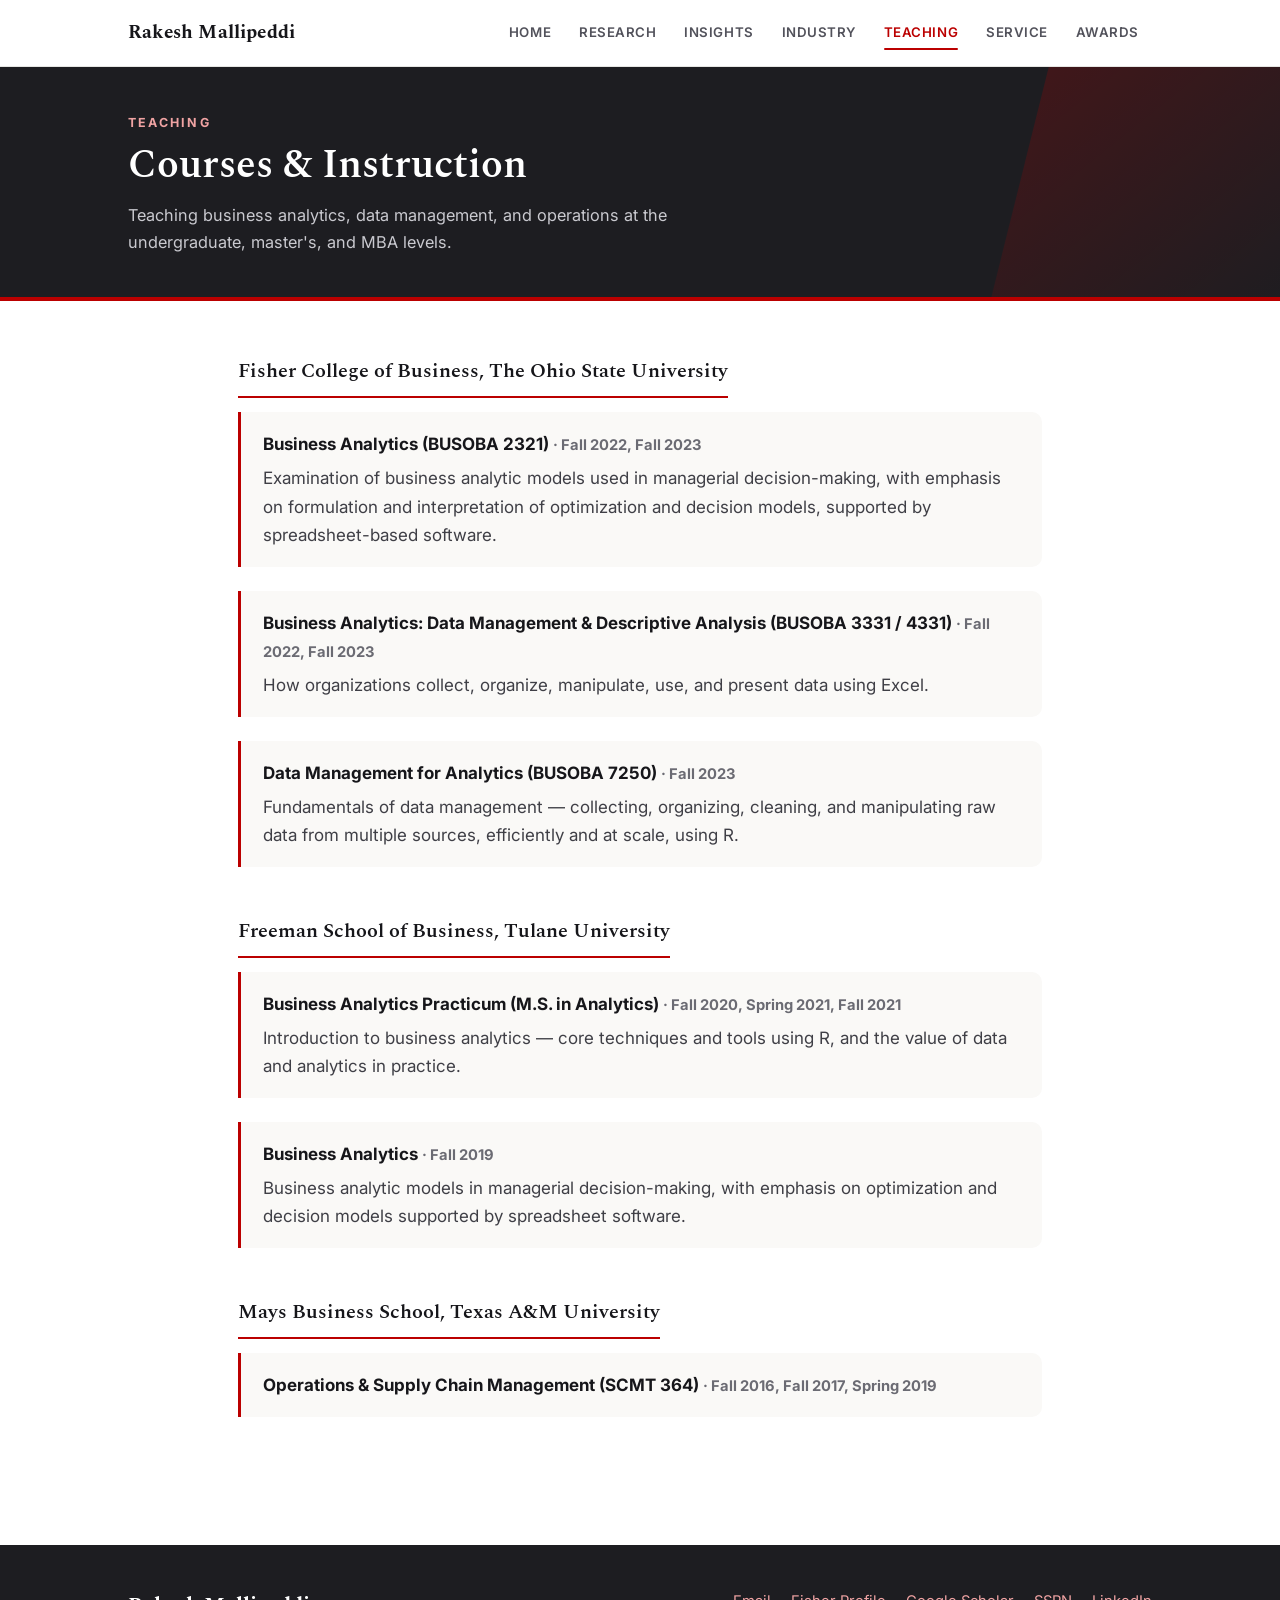
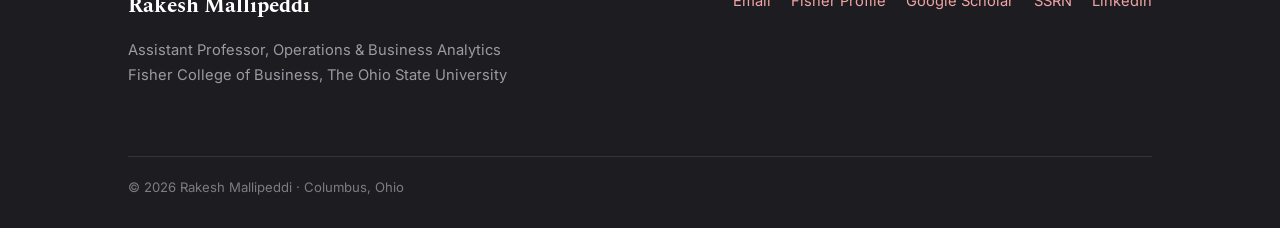
<file: teaching.html>
<!DOCTYPE html>
<html lang="en">
<head>
<meta charset="UTF-8">
<meta name="viewport" content="width=device-width, initial-scale=1.0">
<title>Teaching — Rakesh Mallipeddi</title>
<meta name="description" content="Courses taught by Rakesh Mallipeddi in business analytics, data management, and operations at Ohio State, Tulane, and Texas A&M.">
<link rel="preconnect" href="https://fonts.googleapis.com">
<link rel="preconnect" href="https://fonts.gstatic.com" crossorigin>
<link href="https://fonts.googleapis.com/css2?family=Inter:wght@400;500;600;700&family=Spectral:ital,wght@0,400;0,500;0,600;0,700;1,400;1,500&display=swap" rel="stylesheet">
<link rel="stylesheet" href="styles.css">
<!-- Google tag (gtag.js) -->
<script async src="https://www.googletagmanager.com/gtag/js?id=G-KVEP2RVLBD"></script>
<script>
  window.dataLayer = window.dataLayer || [];
  function gtag(){dataLayer.push(arguments);}
  gtag('js', new Date());
  gtag('config', 'G-KVEP2RVLBD');
</script>
</head>
<body>

<header class="nav">
  <div class="nav-inner">
    <a class="brand" href="home.html">Rakesh Mallipeddi</span></a>
    <button class="nav-toggle" aria-label="Toggle menu" onclick="document.getElementById('navlinks').classList.toggle('open')">
      <span></span><span></span><span></span>
    </button>
    <nav>
      <ul class="nav-links" id="navlinks">
        <li><a href="home.html">Home</a></li>
        <li><a href="research.html">Research</a></li>
        <li><a href="insights.html">Insights</a></li>
        <li><a href="industry.html">Industry</a></li>
        <li><a class="active" href="teaching.html">Teaching</a></li>
        <li><a href="service.html">Service</a></li>
        <li><a href="awards.html">Awards</a></li>
      </ul>
    </nav>
  </div>
</header>

<div class="page-head">
  <div class="wrap">
    <p class="eyebrow">Teaching</p>
    <h1>Courses &amp; Instruction</h1>
    <p>Teaching business analytics, data management, and operations at the undergraduate, master's, and MBA levels.</p>
  </div>
</div>

<main>
  <section class="section">
    <div class="wrap" style="max-width:860px;">

      <p class="sub-head">Fisher College of Business, The Ohio State University</p>
      <div class="stack">
        <div class="rule-card">
          <div class="title">Business Analytics (BUSOBA 2321) <span class="sub">· Fall 2022, Fall 2023</span></div>
          <p style="margin:6px 0 0;">Examination of business analytic models used in managerial decision-making, with emphasis on formulation and interpretation of optimization and decision models, supported by spreadsheet-based software.</p>
        </div>
        <div class="rule-card">
          <div class="title">Business Analytics: Data Management &amp; Descriptive Analysis (BUSOBA 3331 / 4331) <span class="sub">· Fall 2022, Fall 2023</span></div>
          <p style="margin:6px 0 0;">How organizations collect, organize, manipulate, use, and present data using Excel.</p>
        </div>
        <div class="rule-card">
          <div class="title">Data Management for Analytics (BUSOBA 7250) <span class="sub">· Fall 2023</span></div>
          <p style="margin:6px 0 0;">Fundamentals of data management — collecting, organizing, cleaning, and manipulating raw data from multiple sources, efficiently and at scale, using R.</p>
        </div>
      </div>

      <p class="sub-head">Freeman School of Business, Tulane University</p>
      <div class="stack">
        <div class="rule-card">
          <div class="title">Business Analytics Practicum (M.S. in Analytics) <span class="sub">· Fall 2020, Spring 2021, Fall 2021</span></div>
          <p style="margin:6px 0 0;">Introduction to business analytics — core techniques and tools using R, and the value of data and analytics in practice.</p>
        </div>
        <div class="rule-card">
          <div class="title">Business Analytics <span class="sub">· Fall 2019</span></div>
          <p style="margin:6px 0 0;">Business analytic models in managerial decision-making, with emphasis on optimization and decision models supported by spreadsheet software.</p>
        </div>
      </div>

      <p class="sub-head">Mays Business School, Texas A&amp;M University</p>
      <div class="stack">
        <div class="rule-card">
          <div class="title">Operations &amp; Supply Chain Management (SCMT 364) <span class="sub">· Fall 2016, Fall 2017, Spring 2019</span></div>
        </div>
      </div>

    </div>
  </section>
</main>

<footer class="footer">
  <div class="footer-inner">
    <div>
      <p class="fname">Rakesh Mallipeddi</p>
      <p class="ftitle">Assistant Professor, Operations &amp; Business Analytics<br>Fisher College of Business, The Ohio State University</p>
    </div>
    <div class="footer-links">
      <a href="mailto:mallipeddi.1@osu.edu">Email</a>
      <a href="https://fisher.osu.edu/people/mallipeddi.1" target="_blank" rel="noopener">Fisher Profile</a>
      <a href="https://scholar.google.com/citations?user=dWTKDv8AAAAJ&hl=en&oi=ao" target="_blank" rel="noopener">Google Scholar</a>
      <a href="https://papers.ssrn.com/sol3/cf_dev/AbsByAuth.cfm?per_id=2630173" target="_blank" rel="noopener">SSRN</a>
      <a href="https://www.linkedin.com/in/rakesh-mallipeddi-7b3858b9" target="_blank" rel="noopener">LinkedIn</a>
    </div>
    <div class="footer-copy">© 2026 Rakesh Mallipeddi · Columbus, Ohio</div>
  </div>
</footer>

</body>
</html>
</file>
<file: styles.css>
/* ============================================================
   Rakesh Mallipeddi — Personal Website
   Shared design system
   ============================================================ */

:root {
  --scarlet:      #BB0000;
  --scarlet-dark: #8f0000;
  --scarlet-soft: #f7e9e9;
  --ink:          #16161a;
  --charcoal:     #1d1d21;
  --body:         #3f3f46;
  --muted:        #6b6b73;
  --line:         #e6e6e3;
  --line-soft:    #efefec;
  --bg:           #ffffff;
  --bg-soft:      #faf9f7;
  --bg-gray:      #f4f3f0;
  --gray-band:    #2a2a2e;

  --serif: "Spectral", Georgia, "Times New Roman", serif;
  --sans:  "Inter", -apple-system, BlinkMacSystemFont, "Segoe UI", Roboto, sans-serif;

  --wrap: 1080px;
  --radius: 10px;
  --shadow-sm: 0 1px 2px rgba(0,0,0,.05), 0 1px 3px rgba(0,0,0,.06);
  --shadow-md: 0 4px 12px rgba(0,0,0,.06), 0 12px 28px rgba(0,0,0,.06);
}

* { box-sizing: border-box; }

html { scroll-behavior: smooth; }

body {
  margin: 0;
  font-family: var(--sans);
  color: var(--body);
  background: var(--bg);
  font-size: 17px;
  line-height: 1.65;
  -webkit-font-smoothing: antialiased;
  text-rendering: optimizeLegibility;
}

a { color: var(--scarlet); text-decoration: none; transition: color .15s ease; }
a:hover { color: var(--scarlet-dark); text-decoration: underline; text-underline-offset: 2px; }

h1, h2, h3, h4 { font-family: var(--serif); color: var(--ink); font-weight: 600; line-height: 1.2; }

.wrap { max-width: var(--wrap); margin: 0 auto; padding: 0 28px; }

/* ---------- Top navigation ---------- */
.nav {
  position: sticky; top: 0; z-index: 100;
  background: rgba(255,255,255,.92);
  backdrop-filter: saturate(180%) blur(10px);
  border-bottom: 1px solid var(--line);
}
.nav-inner {
  max-width: var(--wrap); margin: 0 auto; padding: 0 28px;
  display: flex; align-items: center; justify-content: space-between;
  height: 66px;
}
.brand {
  font-family: var(--serif);
  font-weight: 700; font-size: 1.18rem; letter-spacing: .01em;
  color: var(--ink); white-space: nowrap;
}
.brand:hover { color: var(--ink); text-decoration: none; }
.brand .dot { color: var(--scarlet); }

.nav-links { display: flex; align-items: center; gap: 2px; list-style: none; margin: 0; padding: 0; }
.nav-links a {
  display: block; padding: 8px 13px;
  font-size: .83rem; font-weight: 600; letter-spacing: .04em; text-transform: uppercase;
  color: #52525b; border-radius: 6px; position: relative;
}
.nav-links a:hover { color: var(--scarlet); background: var(--bg-gray); text-decoration: none; }
.nav-links a.active { color: var(--scarlet); }
.nav-links a.active::after {
  content: ""; position: absolute; left: 13px; right: 13px; bottom: 2px;
  height: 2px; background: var(--scarlet); border-radius: 2px;
}

.nav-toggle { display: none; background: none; border: 0; cursor: pointer; padding: 8px; }
.nav-toggle span { display: block; width: 22px; height: 2px; background: var(--ink); margin: 4px 0; transition: .2s; }

/* ---------- Page header band (interior pages) ---------- */
.page-head {
  background: var(--charcoal);
  color: #fff;
  padding: 46px 0 42px;
  position: relative;
  overflow: hidden;
  border-bottom: 4px solid var(--scarlet);
}
.page-head::before {
  content: ""; position: absolute; top: 0; right: -60px; bottom: 0; width: 320px;
  background: linear-gradient(135deg, rgba(187,0,0,.22), rgba(187,0,0,0));
  transform: skewX(-14deg);
}
.page-head .wrap { position: relative; }
.page-head .eyebrow {
  font-size: .78rem; font-weight: 700; letter-spacing: .18em; text-transform: uppercase;
  color: #f0a3a3; margin: 0 0 8px;
}
.page-head h1 { color: #fff; font-size: 2.5rem; margin: 0; }
.page-head p { color: #c9c9cf; margin: 12px 0 0; max-width: 640px; font-size: 1.02rem; }

/* ---------- Sections ---------- */
main { padding-bottom: 20px; }
.section { padding: 54px 0; }
.section + .section { border-top: 1px solid var(--line-soft); }

.section-title {
  font-size: 1.05rem; letter-spacing: .12em; text-transform: uppercase;
  color: var(--scarlet); font-weight: 700; font-family: var(--sans);
  margin: 0 0 26px; display: flex; align-items: center; gap: 14px;
}
.section-title::after { content: ""; flex: 1; height: 1px; background: var(--line); }

/* ---------- Hero (home) ---------- */
.hero {
  background: var(--charcoal);
  color: #fff; position: relative; overflow: hidden;
  border-bottom: 4px solid var(--scarlet);
}
.hero::before {
  content: ""; position: absolute; inset: 0;
  background:
    radial-gradient(1100px 500px at 88% -10%, rgba(187,0,0,.35), transparent 60%),
    radial-gradient(700px 400px at 0% 120%, rgba(187,0,0,.14), transparent 60%);
}
.hero-inner {
  position: relative; max-width: var(--wrap); margin: 0 auto; padding: 66px 28px 60px;
  display: grid; grid-template-columns: 1.5fr 1fr; gap: 54px; align-items: center;
}
.hero .eyebrow {
  font-size: .82rem; font-weight: 700; letter-spacing: .18em; text-transform: uppercase;
  color: #f0a3a3; margin: 0 0 14px;
}
.hero h1 { color: #fff; font-size: 3.35rem; line-height: 1.04; margin: 0 0 16px; letter-spacing: -.01em; }
.hero .role { font-size: 1.32rem; color: #fff; font-family: var(--serif); font-style: italic; margin: 0 0 6px; }
.hero .affil { font-size: 1.02rem; color: #c4c4cc; margin: 0 0 26px; }
.hero .affil a { color: #f0a3a3; }

.hero-links { display: flex; flex-wrap: wrap; gap: 10px; }
.btn {
  display: inline-flex; align-items: center; gap: 8px;
  padding: 10px 17px; border-radius: 8px; font-size: .9rem; font-weight: 600;
  border: 1px solid rgba(255,255,255,.22); color: #fff; background: rgba(255,255,255,.05);
  transition: all .16s ease;
}
.btn:hover { background: #fff; color: var(--ink); border-color: #fff; text-decoration: none; }
.btn-primary { background: var(--scarlet); border-color: var(--scarlet); }
.btn-primary:hover { background: #fff; color: var(--scarlet); border-color: #fff; }

.hero-photo { justify-self: center; }
.hero-photo img {
  width: 290px; height: 290px; object-fit: cover; border-radius: 50%;
  border: 5px solid rgba(255,255,255,.12);
  box-shadow: 0 0 0 3px var(--scarlet), 0 24px 50px rgba(0,0,0,.4);
  background: #fff;
}

/* ---------- Quick stats strip ---------- */
.stats {
  background: var(--bg-soft); border-bottom: 1px solid var(--line);
}
.stats-inner {
  max-width: var(--wrap); margin: 0 auto; padding: 26px 28px;
  display: grid; grid-template-columns: repeat(4, 1fr); gap: 22px; text-align: center;
}
.stat .num { font-family: var(--serif); font-size: 2rem; font-weight: 700; color: var(--scarlet); line-height: 1; }
.stat .lbl { font-size: .82rem; color: var(--muted); margin-top: 6px; letter-spacing: .03em; }

/* ---------- Prose ---------- */
.prose p { margin: 0 0 16px; }
.lead { font-size: 1.12rem; color: #333; line-height: 1.7; }

/* ---------- Cards / grids ---------- */
.grid-2 { display: grid; grid-template-columns: 1fr 1fr; gap: 26px; }
.grid-3 { display: grid; grid-template-columns: repeat(3,1fr); gap: 22px; }

.card {
  background: var(--bg); border: 1px solid var(--line); border-radius: var(--radius);
  padding: 24px 26px; box-shadow: var(--shadow-sm); transition: box-shadow .18s ease, transform .18s ease;
}
.card:hover { box-shadow: var(--shadow-md); }

.card h3 { margin: 0 0 6px; font-size: 1.12rem; }
.card .meta { font-size: .88rem; color: var(--muted); margin: 0 0 10px; }

/* Info card with scarlet left rule */
.rule-card {
  border-left: 3px solid var(--scarlet); background: var(--bg-soft);
  border-radius: 0 var(--radius) var(--radius) 0; padding: 18px 22px; margin-bottom: 14px;
}
.rule-card .title { font-weight: 700; color: var(--ink); }
.rule-card .sub { color: var(--muted); font-size: .92rem; }

/* ---------- Timeline (education / experience) ---------- */
.tl { border-left: 2px solid var(--line); margin-left: 6px; padding-left: 0; }
.tl-item { position: relative; padding: 0 0 26px 28px; }
.tl-item:last-child { padding-bottom: 0; }
.tl-item::before {
  content: ""; position: absolute; left: -7px; top: 4px; width: 12px; height: 12px;
  border-radius: 50%; background: var(--scarlet); border: 2px solid #fff; box-shadow: 0 0 0 1px var(--line);
}
.tl-item .role { font-weight: 700; color: var(--ink); font-size: 1.05rem; }
.tl-item .org { color: var(--body); }
.tl-item .when { font-size: .85rem; color: var(--muted); font-weight: 600; letter-spacing: .02em; }
.tl-item .desc { font-size: .95rem; color: var(--muted); margin-top: 4px; }

/* ---------- Publications ---------- */
.pub-list { list-style: none; counter-reset: pub; margin: 0; padding: 0; }
.pub {
  position: relative; padding: 22px 0 22px 56px; border-bottom: 1px solid var(--line-soft);
}
.pub:last-child { border-bottom: 0; }
.pub::before {
  counter-increment: pub; content: counter(pub);
  position: absolute; left: 0; top: 20px;
  width: 34px; height: 34px; border-radius: 50%;
  background: var(--scarlet-soft); color: var(--scarlet);
  font-family: var(--serif); font-weight: 700; font-size: 1rem;
  display: flex; align-items: center; justify-content: center;
}
.pub .authors { color: var(--body); }
.pub .title { color: var(--ink); font-weight: 600; }
.pub .venue { font-weight: 700; }
.pub .venue.jrnl { color: var(--scarlet); }
.pub-meta { margin-top: 8px; display: flex; flex-wrap: wrap; gap: 8px; align-items: center; }

.badge {
  display: inline-block; font-size: .74rem; font-weight: 700; letter-spacing: .04em;
  padding: 3px 9px; border-radius: 999px; text-transform: uppercase;
}
.badge-link { background: var(--bg-gray); color: #444; border: 1px solid var(--line); }
.badge-link:hover { background: var(--scarlet); color: #fff; border-color: var(--scarlet); text-decoration: none; }
.badge-status { background: #fff3cd; color: #7a5b00; border: 1px solid #f0e0a8; text-transform: none; letter-spacing: .01em; }
.badge-review { background: var(--scarlet-soft); color: var(--scarlet); }
.badge-award { background: #eef6ee; color: #2f6b34; border: 1px solid #d5e8d6; text-transform: none; }

.note-line {
  margin-top: 8px; padding-left: 14px; border-left: 2px solid var(--scarlet-soft);
  font-size: .92rem; color: var(--muted);
}
.note-line .star { color: var(--scarlet); font-weight: 700; }

/* ---------- Simple list items (service, awards) ---------- */
.stack { display: flex; flex-direction: column; gap: 10px; }
.line-item {
  display: flex; gap: 14px; padding: 13px 0; border-bottom: 1px solid var(--line-soft);
}
.line-item:last-child { border-bottom: 0; }
.line-item .mark { color: var(--scarlet); font-weight: 700; flex: none; line-height: 1.5; }
.line-item .yr { flex: none; font-size: .82rem; color: var(--muted); font-weight: 600; min-width: 62px; text-align: right; }

.sub-head {
  font-family: var(--serif); font-size: 1.25rem; color: var(--ink); font-weight: 600;
  margin: 34px 0 14px; padding-bottom: 8px; border-bottom: 2px solid var(--scarlet);
  display: inline-block;
}
.sub-head:first-of-type { margin-top: 0; }

.chips { display: flex; flex-wrap: wrap; gap: 9px; }
.chip {
  font-size: .88rem; font-weight: 600; color: #3f3f46;
  background: var(--bg-soft); border: 1px solid var(--line); border-radius: 999px; padding: 6px 15px;
}

/* ---------- Insights articles ---------- */
.article { padding: 6px 0 34px; border-bottom: 1px solid var(--line); margin-bottom: 34px; }
.article:last-child { border-bottom: 0; margin-bottom: 0; }
.article h2 { font-size: 1.55rem; margin: 0 0 6px; }
.article .byline { color: var(--muted); font-style: italic; font-family: var(--serif); margin: 0 0 18px; }
.article .prose p { margin: 0 0 15px; }

/* ---------- Footer ---------- */
.footer { background: var(--charcoal); color: #b9b9c0; padding: 44px 0 30px; margin-top: 40px; }
.footer-inner { max-width: var(--wrap); margin: 0 auto; padding: 0 28px;
  display: flex; flex-wrap: wrap; gap: 24px; justify-content: space-between; align-items: flex-start; }
.footer .fname { font-family: var(--serif); font-size: 1.3rem; color: #fff; font-weight: 700; margin: 0 0 4px; }
.footer .ftitle { font-size: .92rem; color: #9a9aa3; }
.footer a { color: #f0a3a3; }
.footer-links { display: flex; flex-wrap: wrap; gap: 8px 20px; font-size: .92rem; }
.footer-copy { width: 100%; border-top: 1px solid rgba(255,255,255,.1); margin-top: 30px; padding-top: 20px;
  font-size: .82rem; color: #7c7c85; }

/* ---------- Responsive ---------- */
@media (max-width: 860px) {
  .hero-inner { grid-template-columns: 1fr; gap: 34px; text-align: center; padding-top: 48px; }
  .hero h1 { font-size: 2.6rem; }
  .hero-links { justify-content: center; }
  .hero-photo { order: -1; }
  .hero-photo img { width: 200px; height: 200px; }
  .stats-inner { grid-template-columns: 1fr 1fr; gap: 18px; }
  .grid-2, .grid-3 { grid-template-columns: 1fr; }
}

@media (max-width: 720px) {
  body { font-size: 16px; }
  .nav-toggle { display: block; }
  .nav-links {
    position: absolute; top: 66px; left: 0; right: 0; flex-direction: column; gap: 0;
    background: #fff; border-bottom: 1px solid var(--line); padding: 8px 16px 16px;
    box-shadow: var(--shadow-md); display: none;
  }
  .nav-links.open { display: flex; }
  .nav-links a { padding: 12px 8px; width: 100%; }
  .nav-links a.active::after { display: none; }
  .nav-links a.active { background: var(--scarlet-soft); border-radius: 6px; }
  .page-head h1 { font-size: 1.9rem; }
  .hero h1 { font-size: 2.15rem; }
  .section { padding: 40px 0; }
  .line-item .yr { min-width: 48px; }
}
</file>
